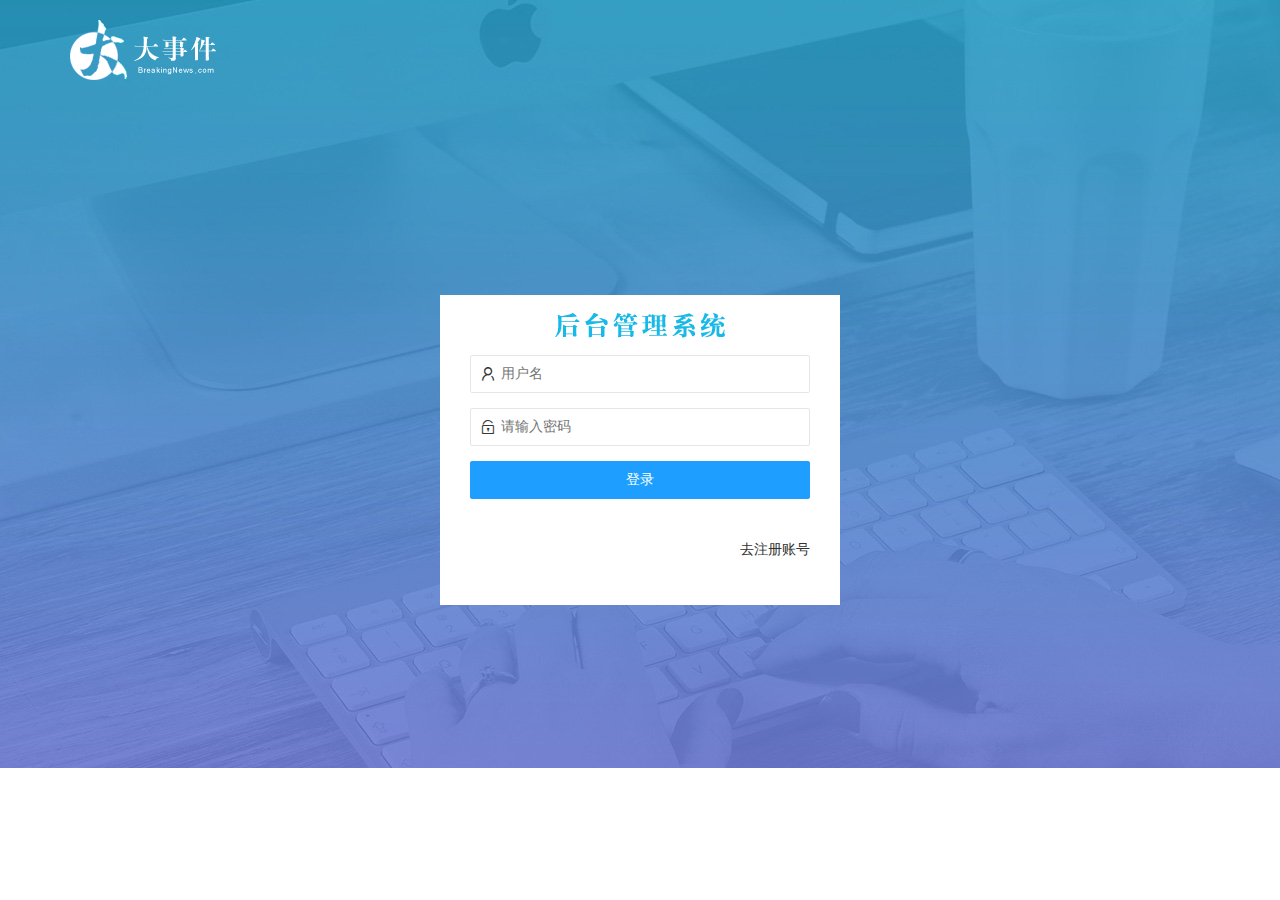
<file: login.html>
<!DOCTYPE html>
<html lang="en">

<head>
    <meta charset="UTF-8">
    <meta http-equiv="X-UA-Compatible" content="IE=edge">
    <meta name="viewport" content="width=device-width, initial-scale=1.0">
    <title>登录/注册页面</title>
    <!-- 导入layui.css样式文件 -->
    <link rel="stylesheet" href="./assets/lib/layui/css/layui.css">
    <!-- 导入自己的css样式文件 -->
    <link rel="stylesheet" href="./assets/css/login.css">
</head>

<body>
    <!-- log模块开始 -->
    <div class="log layui-main">
        <img src="./assets/images/logo.png" alt="">
    </div>
    <!-- log模块结束 -->
    <!-- 登录注册模块结构样式设置开始 -->
    <div class="LogRinegistration">
        <div class="title-box">
        </div>
        <!-- 登录页面 -->
        <div class="login_box">
            <form class="layui-form" id="login">
                <!-- 用户名 -->
                <div class="layui-form-item">
                    <i class="layui-icon layui-icon-username"></i>
                    <input type="text" name="username" required lay-verify="required" placeholder="用户名" autocomplete="off" class="layui-input">


                </div>
                <!-- 密码 -->
                <div class="layui-form-item ">
                    <i class="layui-icon layui-icon-password"></i>
                    <input type="password" name="password" required lay-verify="required|pass" placeholder="请输入密码" autocomplete="off" class="layui-input">

                </div>
                <!-- 登录按钮 -->
                <div class="layui-form-item">
                    <button class="layui-btn layui-btn-fluid layui-btn-normal" lay-submit lay-filter="formDemo">登录</button>
                </div>
            </form>
            <a href="javascript:;" id="link_reg" class="To_register">去注册账号</a>
        </div>
        <!-- 注册页面 -->
        <div class="register_box">
            <form class="layui-form" id="form_red">
                <!-- 用户名 -->
                <div class="layui-form-item">
                    <i class="layui-icon layui-icon-username"></i>
                    <input type="text" name="username" required lay-verify="required" placeholder="用户名" autocomplete="off" class="layui-input">


                </div>
                <!-- 密码 -->
                <div class="layui-form-item ">
                    <i class="layui-icon layui-icon-password"></i>
                    <input type="password" name="password" required lay-verify="required|pass|reppass" placeholder="请输入密码" autocomplete="off" class="layui-input">

                </div>
                <!-- 确认密码 -->
                <div class="layui-form-item ">
                    <i class="layui-icon layui-icon-password"></i>
                    <input type="password" name="repassword" required lay-verify="required|reppass" placeholder="请确认密码" autocomplete="off" class="layui-input">

                </div>
                <!-- 注册按钮 -->
                <div class="layui-form-item">
                    <button class="layui-btn layui-btn-fluid layui-btn-normal" lay-submit>注册</button>
                </div>
            </form>
            <a href="javascript:;" id="link_login" class="To-login">去登录</a>
        </div>

    </div>

    <!-- 登录注册模块结构样式设置结束 -->
    <!-- 引入layui.js 样式-->
    <script src="./assets/lib/layui/layui.all.js"></script>
    <!-- 引入jQ样式 -->
    <script src="./assets/lib/jquery.js"></script>
    <!-- 引入统一拼接根目录baseApi.js文件 -->
    <script src="./assets/js/baseApi.js"></script>
    <!-- 引入自己的jq样式 -->
    <script src="./assets/js/login.js"></script>
</body>

</html>
</file>
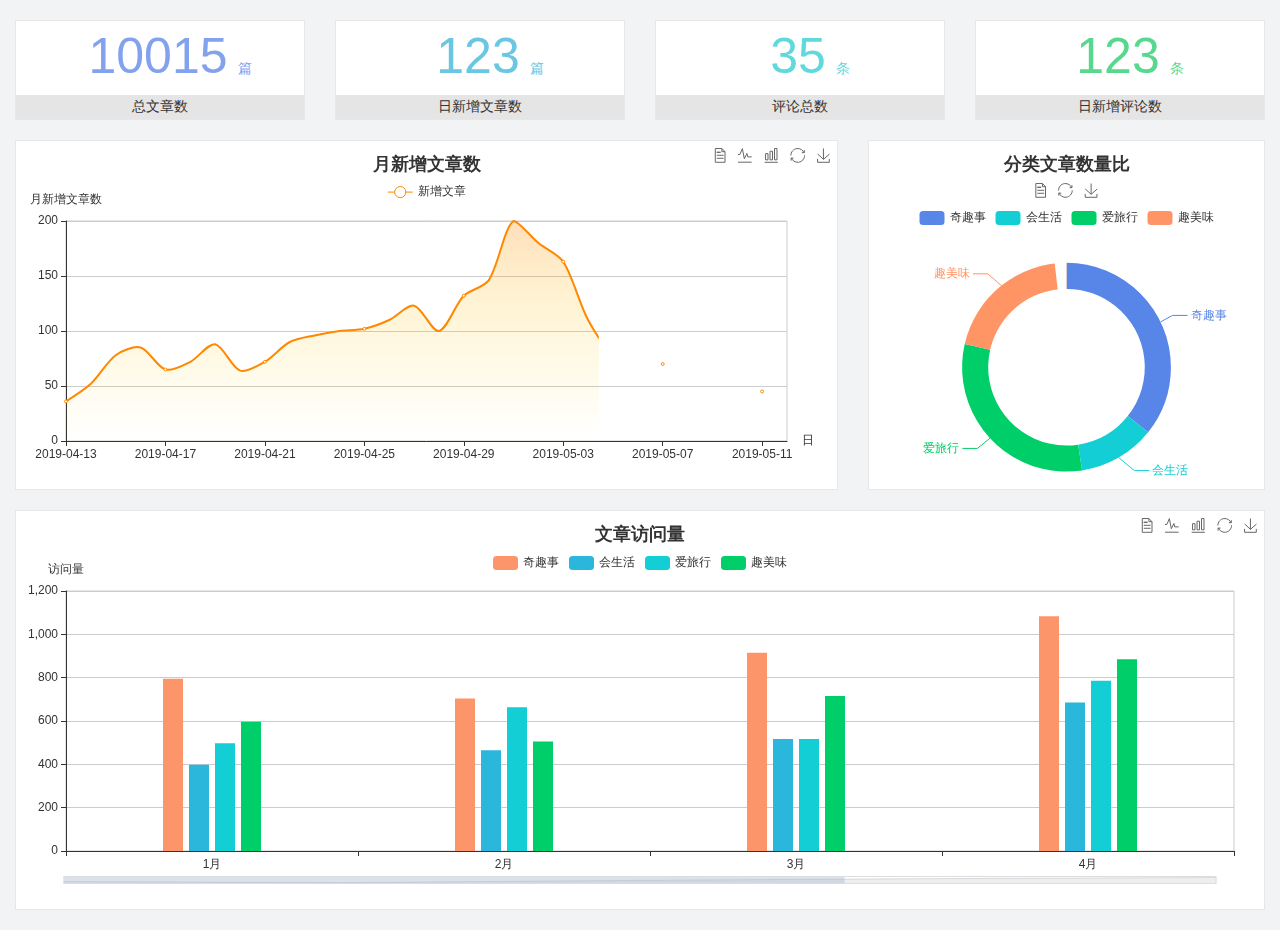
<file: home/dashboard.html>
<!DOCTYPE html>
<html lang="en">

<head>
  <meta charset="UTF-8">
  <meta name="viewport" content="width=device-width, initial-scale=1.0">
  <meta http-equiv="X-UA-Compatible" content="ie=edge">
  <title>图表统计</title>
  <link rel="stylesheet" href="../../assets/lib/bootstrap.css" />
  <link rel="stylesheet" href="../../assets/lib/main.css" />
  <script src="../../assets/lib/jquery.js"></script>
  <script type="text/javascript" src="../../assets/lib/echarts.min.js"></script>
</head>

<body>
  <div class="container-fluid">
    <div class="row spannel_list">
      <div class="col-sm-3 col-xs-6">
        <div class="spannel">
          <em>10015</em><span>篇</span>
          <b>总文章数</b>
        </div>
      </div>
      <div class="col-sm-3 col-xs-6">
        <div class="spannel scolor01">
          <em>123</em><span>篇</span>
          <b>日新增文章数</b>
        </div>
      </div>
      <div class="col-sm-3 col-xs-6">
        <div class="spannel scolor02">
          <em>35</em><span>条</span>
          <b>评论总数</b>
        </div>
      </div>
      <div class="col-sm-3 col-xs-6">
        <div class="spannel scolor03">
          <em>123</em><span>条</span>
          <b>日新增评论数</b>
        </div>
      </div>
    </div>
  </div>

  <div class="container-fluid">
    <div class="row curve-pie">
      <div class="col-lg-8 col-md-8">
        <div class="gragh_pannel" id="curve_show"></div>
      </div>
      <div class="col-lg-4 col-md-4">
        <div class="gragh_pannel" id="pie_show"></div>
      </div>
    </div>
  </div>

  <div class="container-fluid">
    <div class="column_pannel" id="column_show"></div>
  </div>

  <script>
    var oChart = echarts.init(document.getElementById('curve_show'));
    var aList_all = [
      { 'count': 36, 'date': '2019-04-13' },
      { 'count': 52, 'date': '2019-04-14' },
      { 'count': 78, 'date': '2019-04-15' },
      { 'count': 85, 'date': '2019-04-16' },
      { 'count': 65, 'date': '2019-04-17' },
      { 'count': 72, 'date': '2019-04-18' },
      { 'count': 88, 'date': '2019-04-19' },
      { 'count': 64, 'date': '2019-04-20' },
      { 'count': 72, 'date': '2019-04-21' },
      { 'count': 90, 'date': '2019-04-22' },
      { 'count': 96, 'date': '2019-04-23' },
      { 'count': 100, 'date': '2019-04-24' },
      { 'count': 102, 'date': '2019-04-25' },
      { 'count': 110, 'date': '2019-04-26' },
      { 'count': 123, 'date': '2019-04-27' },
      { 'count': 100, 'date': '2019-04-28' },
      { 'count': 132, 'date': '2019-04-29' },
      { 'count': 146, 'date': '2019-04-30' },
      { 'count': 200, 'date': '2019-05-01' },
      { 'count': 180, 'date': '2019-05-02' },
      { 'count': 163, 'date': '2019-05-03' },
      { 'count': 110, 'date': '2019-05-04' },
      { 'count': 80, 'date': '2019-05-05' },
      { 'count': 82, 'date': '2019-05-06' },
      { 'count': 70, 'date': '2019-05-07' },
      { 'count': 65, 'date': '2019-05-08' },
      { 'count': 54, 'date': '2019-05-09' },
      { 'count': 40, 'date': '2019-05-10' },
      { 'count': 45, 'date': '2019-05-11' },
      { 'count': 38, 'date': '2019-05-12' },
    ];

    let aCount = [];
    let aDate = [];

    for (var i = 0; i < aList_all.length; i++) {
      aCount.push(aList_all[i].count);
      aDate.push(aList_all[i].date);
    }

    var chartopt = {
      title: {
        text: '月新增文章数',
        left: 'center',
        top: '10'
      },
      tooltip: {
        trigger: 'axis'
      },
      legend: {
        data: ['新增文章'],
        top: '40'
      },
      toolbox: {
        show: true,
        feature: {
          mark: { show: true },
          dataView: { show: true, readOnly: false },
          magicType: { show: true, type: ['line', 'bar'] },
          restore: { show: true },
          saveAsImage: { show: true }
        }
      },
      calculable: true,
      xAxis: [
        {
          name: '日',
          type: 'category',
          boundaryGap: false,
          data: aDate
        }
      ],
      yAxis: [
        {
          name: '月新增文章数',
          type: 'value'
        }
      ],
      series: [
        {
          name: '新增文章',
          type: 'line',
          smooth: true,
          itemStyle: { normal: { areaStyle: { type: 'default' }, color: '#f80' }, lineStyle: { color: '#f80' } },
          data: aCount
        }],
      areaStyle: {
        normal: {
          color: new echarts.graphic.LinearGradient(0, 0, 0, 1, [{
            offset: 0,
            color: 'rgba(255,136,0,0.39)'
          }, {
            offset: .34,
            color: 'rgba(255,180,0,0.25)'
          }, {
            offset: 1,
            color: 'rgba(255,222,0,0.00)'
          }])

        }
      },
      grid: {
        show: true,
        x: 50,
        x2: 50,
        y: 80,
        height: 220
      }
    };

    oChart.setOption(chartopt);


    var oPie = echarts.init(document.getElementById('pie_show'));
    var oPieopt =
    {
      title: {
        top: 10,
        text: '分类文章数量比',
        x: 'center'
      },
      tooltip: {
        trigger: 'item',
        formatter: "{a} <br/>{b} : {c} ({d}%)"
      },
      color: ['#5885e8', '#13cfd5', '#00ce68', '#ff9565'],
      legend: {
        x: 'center',
        top: 65,
        data: ['奇趣事', '会生活', '爱旅行', '趣美味']
      },
      toolbox: {
        show: true,
        x: 'center',
        top: 35,
        feature: {
          mark: { show: true },
          dataView: { show: true, readOnly: false },
          magicType: {
            show: true,
            type: ['pie', 'funnel'],
            option: {
              funnel: {
                x: '25%',
                width: '50%',
                funnelAlign: 'left',
                max: 1548
              }
            }
          },
          restore: { show: true },
          saveAsImage: { show: true }
        }
      },
      calculable: true,
      series: [
        {
          name: '访问来源',
          type: 'pie',
          radius: ['45%', '60%'],
          center: ['50%', '65%'],
          data: [
            { value: 300, name: '奇趣事' },
            { value: 100, name: '会生活' },
            { value: 260, name: '爱旅行' },
            { value: 180, name: '趣美味' }
          ]
        }
      ]
    };
    oPie.setOption(oPieopt);



    var oColumn = this.echarts.init(document.getElementById('column_show'));
    var oColumnopt =
    {
      title: {
        text: '文章访问量',
        left: 'center',
        top: '10'
      },
      tooltip: {
        trigger: 'axis'
      },
      legend: {
        data: ['奇趣事', '会生活', '爱旅行', '趣美味'],
        top: '40'
      },
      toolbox: {
        show: true,
        feature: {
          mark: { show: true },
          dataView: { show: true, readOnly: false },
          magicType: { show: true, type: ['line', 'bar'] },
          restore: { show: true },
          saveAsImage: { show: true }
        }
      },
      calculable: true,
      xAxis: [
        {
          type: 'category',
          data: ['1月', '2月', '3月', '4月', '5月']
        }
      ],
      yAxis: [
        {
          name: '访问量',
          type: 'value'
        }
      ],
      series: [
        {
          name: '奇趣事',
          type: 'bar',
          barWidth: 20,
          itemStyle: {
            normal: { areaStyle: { type: 'default' }, color: '#fd956a' }
          },
          data: [800, 708, 920, 1090, 1200]
        },
        {
          name: '会生活',
          type: 'bar',
          barWidth: 20,
          itemStyle: {
            normal: { areaStyle: { type: 'default' }, color: '#2bb6db' }
          },
          data: [400, 468, 520, 690, 800]
        },
        {
          name: '爱旅行',
          type: 'bar',
          barWidth: 20,
          itemStyle: {
            normal: { areaStyle: { type: 'default' }, color: '#13cfd5' }
          },
          data: [500, 668, 520, 790, 900]
        },
        {
          name: '趣美味',
          type: 'bar',
          barWidth: 20,
          itemStyle: {
            normal: { areaStyle: { type: 'default' }, color: '#00ce68' }
          },
          data: [600, 508, 720, 890, 1000]
        }
      ],
      grid: {
        show: true,
        x: 50,
        x2: 30,
        y: 80,
        height: 260
      },
      dataZoom: [//给x轴设置滚动条
        {
          start: 0,//默认为0
          end: 100 - 1000 / 31,//默认为100
          type: 'slider',
          show: true,
          xAxisIndex: [0],
          handleSize: 0,//滑动条的 左右2个滑动条的大小
          height: 8,//组件高度
          left: 45, //左边的距离
          right: 50,//右边的距离
          bottom: 26,//右边的距离
          handleColor: '#ddd',//h滑动图标的颜色
          handleStyle: {
            borderColor: "#cacaca",
            borderWidth: "1",
            shadowBlur: 2,
            background: "#ddd",
            shadowColor: "#ddd",
          }
        }]
    };
    oColumn.setOption(oColumnopt);
  </script>
</body>

</html>
</file>
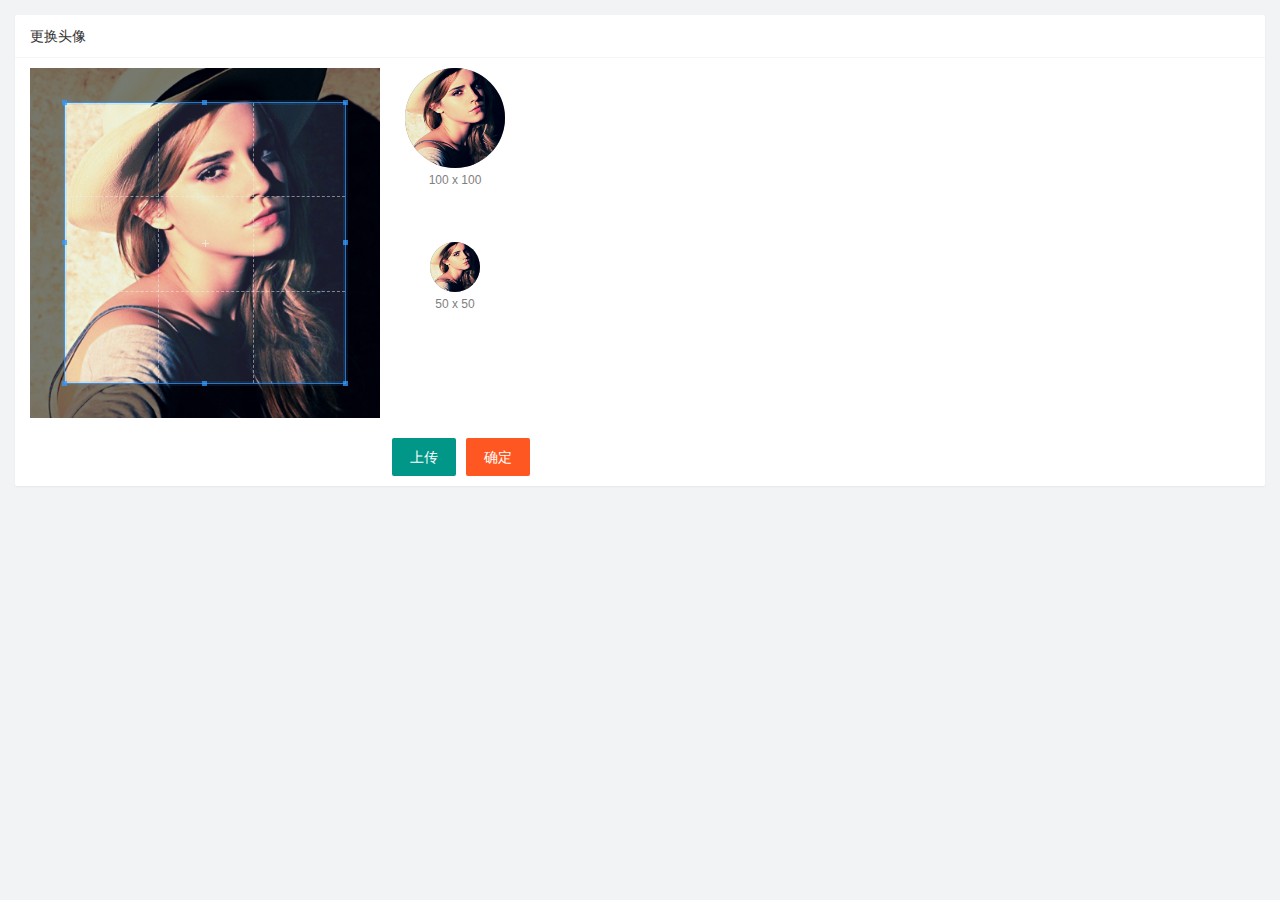
<file: usres/users_avatar.html>
<!DOCTYPE html>
<html lang="en">

<head>
    <meta charset="UTF-8">
    <meta http-equiv="X-UA-Compatible" content="IE=edge">
    <meta name="viewport" content="width=device-width, initial-scale=1.0">
    <title>Document</title>
    <!-- 引入crotpper图像裁剪样式 -->
    <link rel="stylesheet" href="/assets/lib/cropper/cropper.css" />
    <!-- 引入layui css样式 -->
    <link rel="stylesheet" href="../assets/lib/layui/css/layui.css">
    <!-- 引入自己的css样式 -->
    <link rel="stylesheet" href="../assets/css/users/users_avatar.css">
</head>

<body>
    <!-- 更换头像主体区域 -->
    <div class="layui-card">
        <div class="layui-card-header">更换头像</div>
        <div class="layui-card-body">
            <!-- 第一行的图片裁剪和预览区域 -->
            <div class="row1">
                <!-- 图片裁剪区域 -->
                <div class="cropper-box">
                    <!-- 这个 img 标签很重要，将来会把它初始化为裁剪区域 -->
                    <img id="image" src="/assets/images/sample.jpg" /> </div>
                <!-- 图片的预览区域 -->
                <div class="preview-box">
                    <div>
                        <!-- 宽高为 100px 的预览区域 -->
                        <div class="img-preview w100"></div>
                        <p class="size">100 x 100</p>
                    </div>
                    <div>
                        <!-- 宽高为 50px 的预览区域 -->
                        <div class="img-preview w50"></div>
                        <p class="size">50 x 50</p>
                    </div>
                </div>
            </div>
            <!-- 第二行的按钮区域 -->
            <!-- 第二行的按钮区域 -->
            <div class="row2">

                <input type="file" name="" id="file" accept="image/png,image/jpeg">

                <button type="button" class="layui-btn" id="UploadPictures">上传</button>
                <button type="button" class="layui-btn layui-btn-danger" id="btnUpload">确定</button>
            </div>
        </div>
    </div>
    <script src="/assets/lib/jquery.js"></script>
    <script src="/assets/lib/cropper/Cropper.js"></script>
    <script src="/assets/lib/cropper/jquery-cropper.js"></script>
    <!-- 导入layui的js文件 -->
    <script src="../assets/lib/layui/layui.all.js"></script>
    <!-- 导入baseApi.js -->
    <script src="../assets/js/baseApi.js"></script>
    <!--导入自己的js文件 -->
    <script src="../assets/js/users/users_avatar.js"></script>
</body>

</html>
</file>
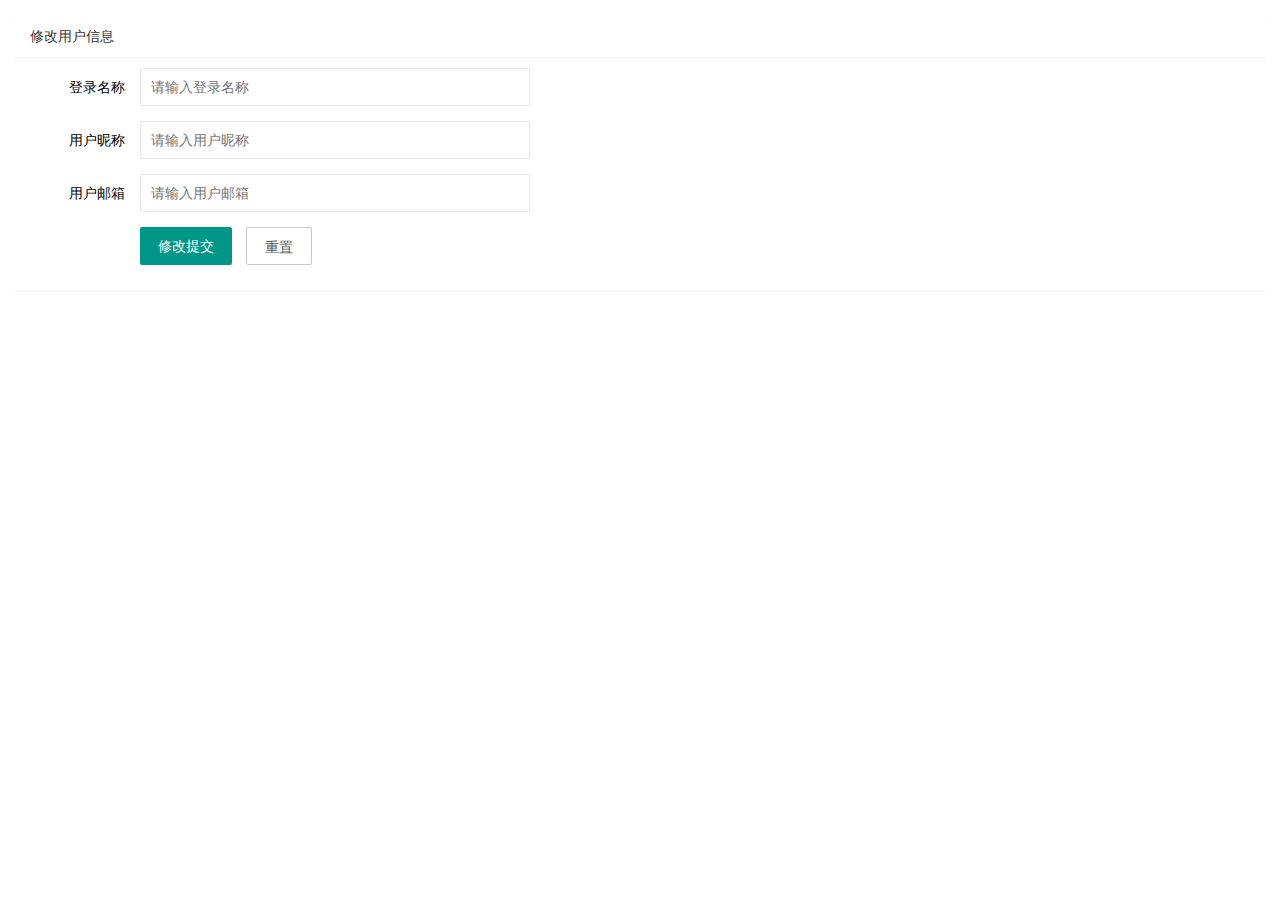
<file: usres/users_info.html>
<!DOCTYPE html>
<html lang="en">

<head>
    <meta charset="UTF-8">
    <meta http-equiv="X-UA-Compatible" content="IE=edge">
    <meta name="viewport" content="width=device-width, initial-scale=1.0">
    <title>Document</title>
    <!-- 导入layui样式 -->
    <link rel="stylesheet" href="../assets/lib/layui/css/layui.css">
    <!-- 导入自己的样式 -->
    <link rel="stylesheet" href="../assets/css/users/users_info.css">
</head>

<body>
    <div class="layui-card">
        <div class="layui-card-header">修改用户信息</div>
        <div class="layui-card-body">
            <!-- 用户信息 -->
            <form class="layui-form" lay-filter="formUserInfo">
                <!-- 这是隐藏域为了得到id值 -->
                <input type="hidden" name="id" value="" />
                <div class="layui-form-item">
                    <label class="layui-form-label">登录名称</label>
                    <div class="layui-input-block">
                        <input type="text" name="username" required lay-verify="required" placeholder="请输入登录名称" autocomplete="off" class="layui-input" readonly>
                    </div>
                </div>
                <div class="layui-form-item">
                    <label class="layui-form-label">用户昵称</label>
                    <div class="layui-input-block">
                        <input type="text" name="nickname" required lay-verify="required|nickname" placeholder="请输入用户昵称" autocomplete="off" class="layui-input" />
                    </div>
                </div>
                <div class="layui-form-item">
                    <label class="layui-form-label">用户邮箱</label>
                    <div class="layui-input-block">
                        <input type="text" name="email" required lay-verify="required|email" placeholder="请输入用户邮箱" autocomplete="off" class="layui-input">
                    </div>
                </div>
                <!-- 提交重置按钮 -->
                <div class="layui-form-item">
                    <div class="layui-input-block">
                        <button class="layui-btn" lay-submit lay-filter="formDemo">修改提交</button>
                        <button type="reset" class="layui-btn layui-btn-primary" id="btnReset">重置</button>
                    </div>
                </div>
            </form>
        </div>
    </div>
    <!-- 引入layui.js -->
    <script src="../assets/lib/layui/layui.all.js"></script>
    <!-- 引入jq.js -->
    <script src="../assets/lib/jquery.js"></script>
    <!--引入baseApi.js调用接口默认调用属性 -->
    <script src="../assets/js/baseApi.js"></script>
    <!-- 引入自己的样式 -->
    <script src="../assets/js/users/users_info.js"></script>
</body>

</html>
</file>
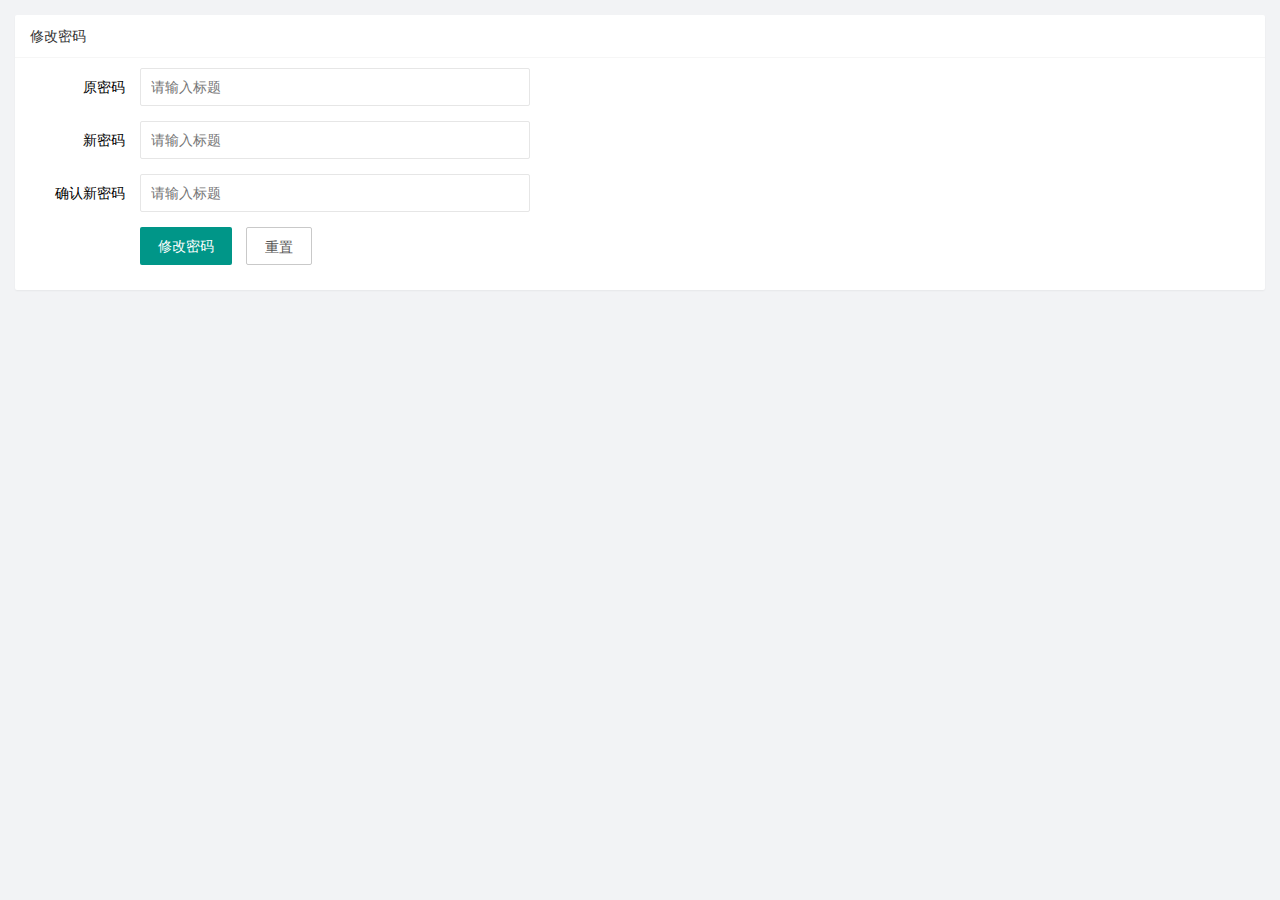
<file: usres/users_pwd.html>
<!DOCTYPE html>
<html lang="en">

<head>
    <meta charset="UTF-8">
    <meta http-equiv="X-UA-Compatible" content="IE=edge">
    <meta name="viewport" content="width=device-width, initial-scale=1.0">
    <title>Document</title>
    <!-- 引入layui样式 -->
    <link rel="stylesheet" href="../assets/lib/layui/css/layui.css">
    <!-- 引入自身样式 -->
    <link rel="stylesheet" href="../assets/css/users/users_pwd.css">
</head>

<body>
    <div class="layui-card">
        <div class="layui-card-header">修改密码</div>
        <div class="layui-card-body">
            <!-- 密码更改输入框 -->
            <form class="layui-form">
                <!-- 原密码 -->
                <div class="layui-form-item">
                    <label class="layui-form-label">原密码</label>
                    <div class="layui-input-block">
                        <input type="password" name="oldPwd" required lay-verify="required|pass" placeholder="请输入标题" autocomplete="off" class="layui-input">
                    </div>
                </div>
                <!-- 新密码 -->
                <div class="layui-form-item">
                    <label class="layui-form-label">新密码</label>
                    <div class="layui-input-block">
                        <input type="password" name="newPwd" required lay-verify="required|pass|newPwd" placeholder="请输入标题" autocomplete="off" class="layui-input">
                    </div>
                </div>
                <!-- 确认更改密码 -->
                <div class="layui-form-item">
                    <label class="layui-form-label">确认新密码</label>
                    <div class="layui-input-block">
                        <input type="password" name="rePwd" required lay-verify="required|pass|rePwd" placeholder="请输入标题" autocomplete="off" class="layui-input">
                    </div>
                </div>
                <!-- 修改密码，重置按钮 -->
                <div class="layui-form-item">
                    <div class="layui-input-block">
                        <button class="layui-btn" lay-submit lay-filter="formDemo">修改密码</button>
                        <button type="reset" class="layui-btn layui-btn-primary">重置</button>
                    </div>
                </div>
            </form>
        </div>
    </div>
    <!-- 引入layui.js -->
    <script src="../assets/lib/layui/layui.all.js"></script>
    <!-- 引入jq -->
    <script src="../assets/lib/jquery.js"></script>
    <!-- 引入baseApi.js -->
    <script src="../assets/js/baseApi.js"></script>
    <!-- 引入自己的users_pwd.js -->
    <script src="../assets/js/users/users_pwd.js"></script>
</body>

</html>
</file>
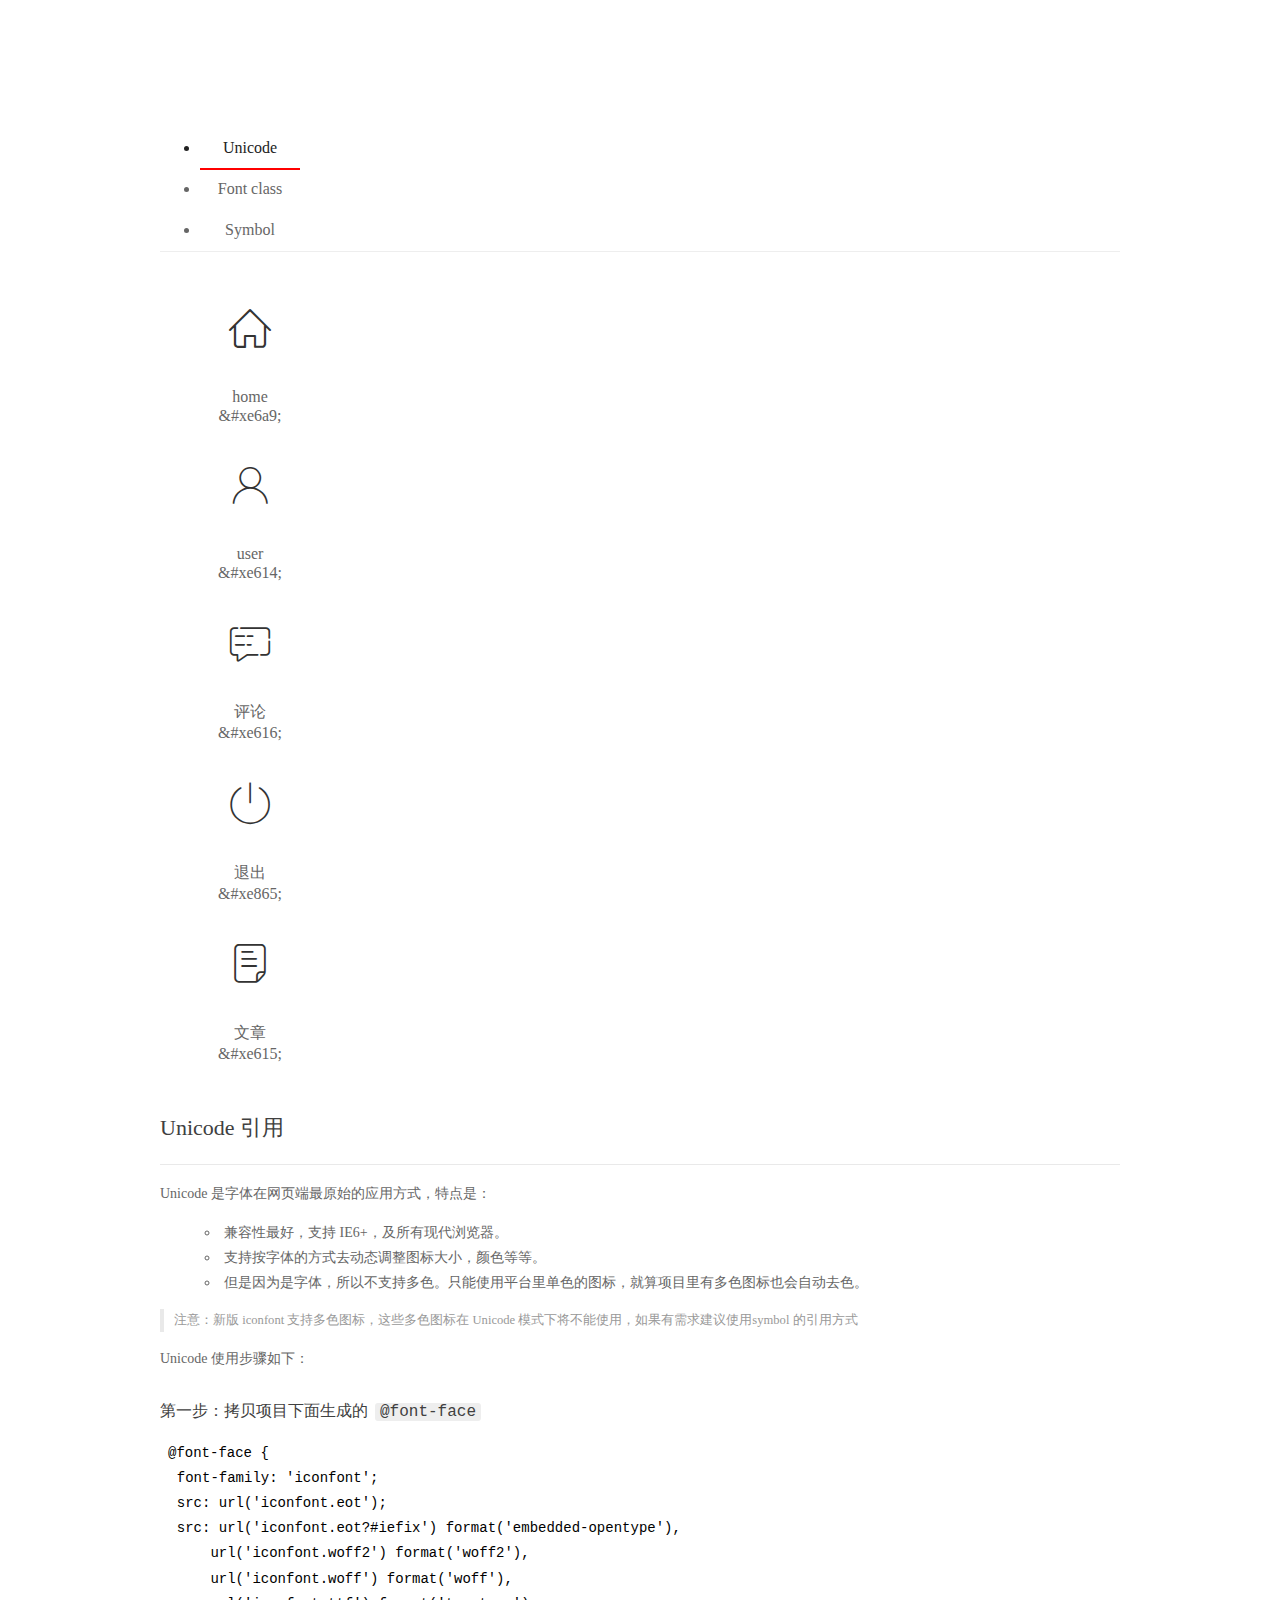
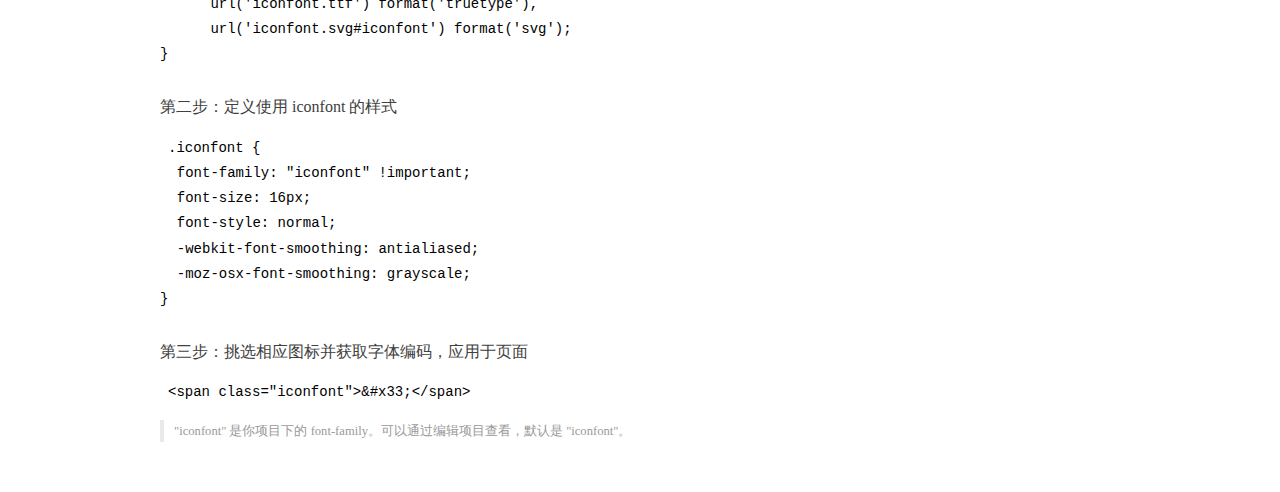
<file: assets/fonts/demo_index.html>
<!DOCTYPE html>
<html>
<head>
  <meta charset="utf-8"/>
  <title>IconFont Demo</title>
  <link rel="shortcut icon" href="https://gtms04.alicdn.com/tps/i4/TB1_oz6GVXXXXaFXpXXJDFnIXXX-64-64.ico" type="image/x-icon"/>
  <link rel="stylesheet" href="https://g.alicdn.com/thx/cube/1.3.2/cube.min.css">
  <link rel="stylesheet" href="demo.css">
  <link rel="stylesheet" href="iconfont.css">
  <script src="iconfont.js"></script>
  <!-- jQuery -->
  <script src="https://a1.alicdn.com/oss/uploads/2018/12/26/7bfddb60-08e8-11e9-9b04-53e73bb6408b.js"></script>
  <!-- 代码高亮 -->
  <script src="https://a1.alicdn.com/oss/uploads/2018/12/26/a3f714d0-08e6-11e9-8a15-ebf944d7534c.js"></script>
</head>
<body>
  <div class="main">
    <h1 class="logo"><a href="https://www.iconfont.cn/" title="iconfont 首页" target="_blank">&#xe86b;</a></h1>
    <div class="nav-tabs">
      <ul id="tabs" class="dib-box">
        <li class="dib active"><span>Unicode</span></li>
        <li class="dib"><span>Font class</span></li>
        <li class="dib"><span>Symbol</span></li>
      </ul>
      
    </div>
    <div class="tab-container">
      <div class="content unicode" style="display: block;">
          <ul class="icon_lists dib-box">
          
            <li class="dib">
              <span class="icon iconfont">&#xe6a9;</span>
                <div class="name">home</div>
                <div class="code-name">&amp;#xe6a9;</div>
              </li>
          
            <li class="dib">
              <span class="icon iconfont">&#xe614;</span>
                <div class="name">user</div>
                <div class="code-name">&amp;#xe614;</div>
              </li>
          
            <li class="dib">
              <span class="icon iconfont">&#xe616;</span>
                <div class="name">评论</div>
                <div class="code-name">&amp;#xe616;</div>
              </li>
          
            <li class="dib">
              <span class="icon iconfont">&#xe865;</span>
                <div class="name">退出</div>
                <div class="code-name">&amp;#xe865;</div>
              </li>
          
            <li class="dib">
              <span class="icon iconfont">&#xe615;</span>
                <div class="name">文章</div>
                <div class="code-name">&amp;#xe615;</div>
              </li>
          
          </ul>
          <div class="article markdown">
          <h2 id="unicode-">Unicode 引用</h2>
          <hr>

          <p>Unicode 是字体在网页端最原始的应用方式，特点是：</p>
          <ul>
            <li>兼容性最好，支持 IE6+，及所有现代浏览器。</li>
            <li>支持按字体的方式去动态调整图标大小，颜色等等。</li>
            <li>但是因为是字体，所以不支持多色。只能使用平台里单色的图标，就算项目里有多色图标也会自动去色。</li>
          </ul>
          <blockquote>
            <p>注意：新版 iconfont 支持多色图标，这些多色图标在 Unicode 模式下将不能使用，如果有需求建议使用symbol 的引用方式</p>
          </blockquote>
          <p>Unicode 使用步骤如下：</p>
          <h3 id="-font-face">第一步：拷贝项目下面生成的 <code>@font-face</code></h3>
<pre><code class="language-css"
>@font-face {
  font-family: 'iconfont';
  src: url('iconfont.eot');
  src: url('iconfont.eot?#iefix') format('embedded-opentype'),
      url('iconfont.woff2') format('woff2'),
      url('iconfont.woff') format('woff'),
      url('iconfont.ttf') format('truetype'),
      url('iconfont.svg#iconfont') format('svg');
}
</code></pre>
          <h3 id="-iconfont-">第二步：定义使用 iconfont 的样式</h3>
<pre><code class="language-css"
>.iconfont {
  font-family: "iconfont" !important;
  font-size: 16px;
  font-style: normal;
  -webkit-font-smoothing: antialiased;
  -moz-osx-font-smoothing: grayscale;
}
</code></pre>
          <h3 id="-">第三步：挑选相应图标并获取字体编码，应用于页面</h3>
<pre>
<code class="language-html"
>&lt;span class="iconfont"&gt;&amp;#x33;&lt;/span&gt;
</code></pre>
          <blockquote>
            <p>"iconfont" 是你项目下的 font-family。可以通过编辑项目查看，默认是 "iconfont"。</p>
          </blockquote>
          </div>
      </div>
      <div class="content font-class">
        <ul class="icon_lists dib-box">
          
          <li class="dib">
            <span class="icon iconfont icon-home"></span>
            <div class="name">
              home
            </div>
            <div class="code-name">.icon-home
            </div>
          </li>
          
          <li class="dib">
            <span class="icon iconfont icon-user"></span>
            <div class="name">
              user
            </div>
            <div class="code-name">.icon-user
            </div>
          </li>
          
          <li class="dib">
            <span class="icon iconfont icon-pinglun"></span>
            <div class="name">
              评论
            </div>
            <div class="code-name">.icon-pinglun
            </div>
          </li>
          
          <li class="dib">
            <span class="icon iconfont icon-tuichu"></span>
            <div class="name">
              退出
            </div>
            <div class="code-name">.icon-tuichu
            </div>
          </li>
          
          <li class="dib">
            <span class="icon iconfont icon-16"></span>
            <div class="name">
              文章
            </div>
            <div class="code-name">.icon-16
            </div>
          </li>
          
        </ul>
        <div class="article markdown">
        <h2 id="font-class-">font-class 引用</h2>
        <hr>

        <p>font-class 是 Unicode 使用方式的一种变种，主要是解决 Unicode 书写不直观，语意不明确的问题。</p>
        <p>与 Unicode 使用方式相比，具有如下特点：</p>
        <ul>
          <li>兼容性良好，支持 IE8+，及所有现代浏览器。</li>
          <li>相比于 Unicode 语意明确，书写更直观。可以很容易分辨这个 icon 是什么。</li>
          <li>因为使用 class 来定义图标，所以当要替换图标时，只需要修改 class 里面的 Unicode 引用。</li>
          <li>不过因为本质上还是使用的字体，所以多色图标还是不支持的。</li>
        </ul>
        <p>使用步骤如下：</p>
        <h3 id="-fontclass-">第一步：引入项目下面生成的 fontclass 代码：</h3>
<pre><code class="language-html">&lt;link rel="stylesheet" href="./iconfont.css"&gt;
</code></pre>
        <h3 id="-">第二步：挑选相应图标并获取类名，应用于页面：</h3>
<pre><code class="language-html">&lt;span class="iconfont icon-xxx"&gt;&lt;/span&gt;
</code></pre>
        <blockquote>
          <p>"
            iconfont" 是你项目下的 font-family。可以通过编辑项目查看，默认是 "iconfont"。</p>
        </blockquote>
      </div>
      </div>
      <div class="content symbol">
          <ul class="icon_lists dib-box">
          
            <li class="dib">
                <svg class="icon svg-icon" aria-hidden="true">
                  <use xlink:href="#icon-home"></use>
                </svg>
                <div class="name">home</div>
                <div class="code-name">#icon-home</div>
            </li>
          
            <li class="dib">
                <svg class="icon svg-icon" aria-hidden="true">
                  <use xlink:href="#icon-user"></use>
                </svg>
                <div class="name">user</div>
                <div class="code-name">#icon-user</div>
            </li>
          
            <li class="dib">
                <svg class="icon svg-icon" aria-hidden="true">
                  <use xlink:href="#icon-pinglun"></use>
                </svg>
                <div class="name">评论</div>
                <div class="code-name">#icon-pinglun</div>
            </li>
          
            <li class="dib">
                <svg class="icon svg-icon" aria-hidden="true">
                  <use xlink:href="#icon-tuichu"></use>
                </svg>
                <div class="name">退出</div>
                <div class="code-name">#icon-tuichu</div>
            </li>
          
            <li class="dib">
                <svg class="icon svg-icon" aria-hidden="true">
                  <use xlink:href="#icon-16"></use>
                </svg>
                <div class="name">文章</div>
                <div class="code-name">#icon-16</div>
            </li>
          
          </ul>
          <div class="article markdown">
          <h2 id="symbol-">Symbol 引用</h2>
          <hr>

          <p>这是一种全新的使用方式，应该说这才是未来的主流，也是平台目前推荐的用法。相关介绍可以参考这篇<a href="">文章</a>
            这种用法其实是做了一个 SVG 的集合，与另外两种相比具有如下特点：</p>
          <ul>
            <li>支持多色图标了，不再受单色限制。</li>
            <li>通过一些技巧，支持像字体那样，通过 <code>font-size</code>, <code>color</code> 来调整样式。</li>
            <li>兼容性较差，支持 IE9+，及现代浏览器。</li>
            <li>浏览器渲染 SVG 的性能一般，还不如 png。</li>
          </ul>
          <p>使用步骤如下：</p>
          <h3 id="-symbol-">第一步：引入项目下面生成的 symbol 代码：</h3>
<pre><code class="language-html">&lt;script src="./iconfont.js"&gt;&lt;/script&gt;
</code></pre>
          <h3 id="-css-">第二步：加入通用 CSS 代码（引入一次就行）：</h3>
<pre><code class="language-html">&lt;style&gt;
.icon {
  width: 1em;
  height: 1em;
  vertical-align: -0.15em;
  fill: currentColor;
  overflow: hidden;
}
&lt;/style&gt;
</code></pre>
          <h3 id="-">第三步：挑选相应图标并获取类名，应用于页面：</h3>
<pre><code class="language-html">&lt;svg class="icon" aria-hidden="true"&gt;
  &lt;use xlink:href="#icon-xxx"&gt;&lt;/use&gt;
&lt;/svg&gt;
</code></pre>
          </div>
      </div>

    </div>
  </div>
  <script>
  $(document).ready(function () {
      $('.tab-container .content:first').show()

      $('#tabs li').click(function (e) {
        var tabContent = $('.tab-container .content')
        var index = $(this).index()

        if ($(this).hasClass('active')) {
          return
        } else {
          $('#tabs li').removeClass('active')
          $(this).addClass('active')

          tabContent.hide().eq(index).fadeIn()
        }
      })
    })
  </script>
</body>
</html>
</file>
<file: assets/lib/layui/css/layui.css>
/** layui-v2.5.5 MIT License By https://www.layui.com */
 .layui-inline,img{display:inline-block;vertical-align:middle}h1,h2,h3,h4,h5,h6{font-weight:400}.layui-edge,.layui-header,.layui-inline,.layui-main{position:relative}.layui-body,.layui-edge,.layui-elip{overflow:hidden}.layui-btn,.layui-edge,.layui-inline,img{vertical-align:middle}.layui-btn,.layui-disabled,.layui-icon,.layui-unselect{-moz-user-select:none;-webkit-user-select:none;-ms-user-select:none}.layui-elip,.layui-form-checkbox span,.layui-form-pane .layui-form-label{text-overflow:ellipsis;white-space:nowrap}.layui-breadcrumb,.layui-tree-btnGroup{visibility:hidden}blockquote,body,button,dd,div,dl,dt,form,h1,h2,h3,h4,h5,h6,input,li,ol,p,pre,td,textarea,th,ul{margin:0;padding:0;-webkit-tap-highlight-color:rgba(0,0,0,0)}a:active,a:hover{outline:0}img{border:none}li{list-style:none}table{border-collapse:collapse;border-spacing:0}h4,h5,h6{font-size:100%}button,input,optgroup,option,select,textarea{font-family:inherit;font-size:inherit;font-style:inherit;font-weight:inherit;outline:0}pre{white-space:pre-wrap;white-space:-moz-pre-wrap;white-space:-pre-wrap;white-space:-o-pre-wrap;word-wrap:break-word}body{line-height:24px;font:14px Helvetica Neue,Helvetica,PingFang SC,Tahoma,Arial,sans-serif}hr{height:1px;margin:10px 0;border:0;clear:both}a{color:#333;text-decoration:none}a:hover{color:#777}a cite{font-style:normal;*cursor:pointer}.layui-border-box,.layui-border-box *{box-sizing:border-box}.layui-box,.layui-box *{box-sizing:content-box}.layui-clear{clear:both;*zoom:1}.layui-clear:after{content:'\20';clear:both;*zoom:1;display:block;height:0}.layui-inline{*display:inline;*zoom:1}.layui-edge{display:inline-block;width:0;height:0;border-width:6px;border-style:dashed;border-color:transparent}.layui-edge-top{top:-4px;border-bottom-color:#999;border-bottom-style:solid}.layui-edge-right{border-left-color:#999;border-left-style:solid}.layui-edge-bottom{top:2px;border-top-color:#999;border-top-style:solid}.layui-edge-left{border-right-color:#999;border-right-style:solid}.layui-disabled,.layui-disabled:hover{color:#d2d2d2!important;cursor:not-allowed!important}.layui-circle{border-radius:100%}.layui-show{display:block!important}.layui-hide{display:none!important}@font-face{font-family:layui-icon;src:url(../font/iconfont.eot?v=250);src:url(../font/iconfont.eot?v=250#iefix) format('embedded-opentype'),url(../font/iconfont.woff2?v=250) format('woff2'),url(../font/iconfont.woff?v=250) format('woff'),url(../font/iconfont.ttf?v=250) format('truetype'),url(../font/iconfont.svg?v=250#layui-icon) format('svg')}.layui-icon{font-family:layui-icon!important;font-size:16px;font-style:normal;-webkit-font-smoothing:antialiased;-moz-osx-font-smoothing:grayscale}.layui-icon-reply-fill:before{content:"\e611"}.layui-icon-set-fill:before{content:"\e614"}.layui-icon-menu-fill:before{content:"\e60f"}.layui-icon-search:before{content:"\e615"}.layui-icon-share:before{content:"\e641"}.layui-icon-set-sm:before{content:"\e620"}.layui-icon-engine:before{content:"\e628"}.layui-icon-close:before{content:"\1006"}.layui-icon-close-fill:before{content:"\1007"}.layui-icon-chart-screen:before{content:"\e629"}.layui-icon-star:before{content:"\e600"}.layui-icon-circle-dot:before{content:"\e617"}.layui-icon-chat:before{content:"\e606"}.layui-icon-release:before{content:"\e609"}.layui-icon-list:before{content:"\e60a"}.layui-icon-chart:before{content:"\e62c"}.layui-icon-ok-circle:before{content:"\1005"}.layui-icon-layim-theme:before{content:"\e61b"}.layui-icon-table:before{content:"\e62d"}.layui-icon-right:before{content:"\e602"}.layui-icon-left:before{content:"\e603"}.layui-icon-cart-simple:before{content:"\e698"}.layui-icon-face-cry:before{content:"\e69c"}.layui-icon-face-smile:before{content:"\e6af"}.layui-icon-survey:before{content:"\e6b2"}.layui-icon-tree:before{content:"\e62e"}.layui-icon-upload-circle:before{content:"\e62f"}.layui-icon-add-circle:before{content:"\e61f"}.layui-icon-download-circle:before{content:"\e601"}.layui-icon-templeate-1:before{content:"\e630"}.layui-icon-util:before{content:"\e631"}.layui-icon-face-surprised:before{content:"\e664"}.layui-icon-edit:before{content:"\e642"}.layui-icon-speaker:before{content:"\e645"}.layui-icon-down:before{content:"\e61a"}.layui-icon-file:before{content:"\e621"}.layui-icon-layouts:before{content:"\e632"}.layui-icon-rate-half:before{content:"\e6c9"}.layui-icon-add-circle-fine:before{content:"\e608"}.layui-icon-prev-circle:before{content:"\e633"}.layui-icon-read:before{content:"\e705"}.layui-icon-404:before{content:"\e61c"}.layui-icon-carousel:before{content:"\e634"}.layui-icon-help:before{content:"\e607"}.layui-icon-code-circle:before{content:"\e635"}.layui-icon-water:before{content:"\e636"}.layui-icon-username:before{content:"\e66f"}.layui-icon-find-fill:before{content:"\e670"}.layui-icon-about:before{content:"\e60b"}.layui-icon-location:before{content:"\e715"}.layui-icon-up:before{content:"\e619"}.layui-icon-pause:before{content:"\e651"}.layui-icon-date:before{content:"\e637"}.layui-icon-layim-uploadfile:before{content:"\e61d"}.layui-icon-delete:before{content:"\e640"}.layui-icon-play:before{content:"\e652"}.layui-icon-top:before{content:"\e604"}.layui-icon-friends:before{content:"\e612"}.layui-icon-refresh-3:before{content:"\e9aa"}.layui-icon-ok:before{content:"\e605"}.layui-icon-layer:before{content:"\e638"}.layui-icon-face-smile-fine:before{content:"\e60c"}.layui-icon-dollar:before{content:"\e659"}.layui-icon-group:before{content:"\e613"}.layui-icon-layim-download:before{content:"\e61e"}.layui-icon-picture-fine:before{content:"\e60d"}.layui-icon-link:before{content:"\e64c"}.layui-icon-diamond:before{content:"\e735"}.layui-icon-log:before{content:"\e60e"}.layui-icon-rate-solid:before{content:"\e67a"}.layui-icon-fonts-del:before{content:"\e64f"}.layui-icon-unlink:before{content:"\e64d"}.layui-icon-fonts-clear:before{content:"\e639"}.layui-icon-triangle-r:before{content:"\e623"}.layui-icon-circle:before{content:"\e63f"}.layui-icon-radio:before{content:"\e643"}.layui-icon-align-center:before{content:"\e647"}.layui-icon-align-right:before{content:"\e648"}.layui-icon-align-left:before{content:"\e649"}.layui-icon-loading-1:before{content:"\e63e"}.layui-icon-return:before{content:"\e65c"}.layui-icon-fonts-strong:before{content:"\e62b"}.layui-icon-upload:before{content:"\e67c"}.layui-icon-dialogue:before{content:"\e63a"}.layui-icon-video:before{content:"\e6ed"}.layui-icon-headset:before{content:"\e6fc"}.layui-icon-cellphone-fine:before{content:"\e63b"}.layui-icon-add-1:before{content:"\e654"}.layui-icon-face-smile-b:before{content:"\e650"}.layui-icon-fonts-html:before{content:"\e64b"}.layui-icon-form:before{content:"\e63c"}.layui-icon-cart:before{content:"\e657"}.layui-icon-camera-fill:before{content:"\e65d"}.layui-icon-tabs:before{content:"\e62a"}.layui-icon-fonts-code:before{content:"\e64e"}.layui-icon-fire:before{content:"\e756"}.layui-icon-set:before{content:"\e716"}.layui-icon-fonts-u:before{content:"\e646"}.layui-icon-triangle-d:before{content:"\e625"}.layui-icon-tips:before{content:"\e702"}.layui-icon-picture:before{content:"\e64a"}.layui-icon-more-vertical:before{content:"\e671"}.layui-icon-flag:before{content:"\e66c"}.layui-icon-loading:before{content:"\e63d"}.layui-icon-fonts-i:before{content:"\e644"}.layui-icon-refresh-1:before{content:"\e666"}.layui-icon-rmb:before{content:"\e65e"}.layui-icon-home:before{content:"\e68e"}.layui-icon-user:before{content:"\e770"}.layui-icon-notice:before{content:"\e667"}.layui-icon-login-weibo:before{content:"\e675"}.layui-icon-voice:before{content:"\e688"}.layui-icon-upload-drag:before{content:"\e681"}.layui-icon-login-qq:before{content:"\e676"}.layui-icon-snowflake:before{content:"\e6b1"}.layui-icon-file-b:before{content:"\e655"}.layui-icon-template:before{content:"\e663"}.layui-icon-auz:before{content:"\e672"}.layui-icon-console:before{content:"\e665"}.layui-icon-app:before{content:"\e653"}.layui-icon-prev:before{content:"\e65a"}.layui-icon-website:before{content:"\e7ae"}.layui-icon-next:before{content:"\e65b"}.layui-icon-component:before{content:"\e857"}.layui-icon-more:before{content:"\e65f"}.layui-icon-login-wechat:before{content:"\e677"}.layui-icon-shrink-right:before{content:"\e668"}.layui-icon-spread-left:before{content:"\e66b"}.layui-icon-camera:before{content:"\e660"}.layui-icon-note:before{content:"\e66e"}.layui-icon-refresh:before{content:"\e669"}.layui-icon-female:before{content:"\e661"}.layui-icon-male:before{content:"\e662"}.layui-icon-password:before{content:"\e673"}.layui-icon-senior:before{content:"\e674"}.layui-icon-theme:before{content:"\e66a"}.layui-icon-tread:before{content:"\e6c5"}.layui-icon-praise:before{content:"\e6c6"}.layui-icon-star-fill:before{content:"\e658"}.layui-icon-rate:before{content:"\e67b"}.layui-icon-template-1:before{content:"\e656"}.layui-icon-vercode:before{content:"\e679"}.layui-icon-cellphone:before{content:"\e678"}.layui-icon-screen-full:before{content:"\e622"}.layui-icon-screen-restore:before{content:"\e758"}.layui-icon-cols:before{content:"\e610"}.layui-icon-export:before{content:"\e67d"}.layui-icon-print:before{content:"\e66d"}.layui-icon-slider:before{content:"\e714"}.layui-icon-addition:before{content:"\e624"}.layui-icon-subtraction:before{content:"\e67e"}.layui-icon-service:before{content:"\e626"}.layui-icon-transfer:before{content:"\e691"}.layui-main{width:1140px;margin:0 auto}.layui-header{z-index:1000;height:60px}.layui-header a:hover{transition:all .5s;-webkit-transition:all .5s}.layui-side{position:fixed;left:0;top:0;bottom:0;z-index:999;width:200px;overflow-x:hidden}.layui-side-scroll{position:relative;width:220px;height:100%;overflow-x:hidden}.layui-body{position:absolute;left:200px;right:0;top:0;bottom:0;z-index:998;width:auto;overflow-y:auto;box-sizing:border-box}.layui-layout-body{overflow:hidden}.layui-layout-admin .layui-header{background-color:#23262E}.layui-layout-admin .layui-side{top:60px;width:200px;overflow-x:hidden}.layui-layout-admin .layui-body{position:fixed;top:60px;bottom:44px}.layui-layout-admin .layui-main{width:auto;margin:0 15px}.layui-layout-admin .layui-footer{position:fixed;left:200px;right:0;bottom:0;height:44px;line-height:44px;padding:0 15px;background-color:#eee}.layui-layout-admin .layui-logo{position:absolute;left:0;top:0;width:200px;height:100%;line-height:60px;text-align:center;color:#009688;font-size:16px}.layui-layout-admin .layui-header .layui-nav{background:0 0}.layui-layout-left{position:absolute!important;left:200px;top:0}.layui-layout-right{position:absolute!important;right:0;top:0}.layui-container{position:relative;margin:0 auto;padding:0 15px;box-sizing:border-box}.layui-fluid{position:relative;margin:0 auto;padding:0 15px}.layui-row:after,.layui-row:before{content:'';display:block;clear:both}.layui-col-lg1,.layui-col-lg10,.layui-col-lg11,.layui-col-lg12,.layui-col-lg2,.layui-col-lg3,.layui-col-lg4,.layui-col-lg5,.layui-col-lg6,.layui-col-lg7,.layui-col-lg8,.layui-col-lg9,.layui-col-md1,.layui-col-md10,.layui-col-md11,.layui-col-md12,.layui-col-md2,.layui-col-md3,.layui-col-md4,.layui-col-md5,.layui-col-md6,.layui-col-md7,.layui-col-md8,.layui-col-md9,.layui-col-sm1,.layui-col-sm10,.layui-col-sm11,.layui-col-sm12,.layui-col-sm2,.layui-col-sm3,.layui-col-sm4,.layui-col-sm5,.layui-col-sm6,.layui-col-sm7,.layui-col-sm8,.layui-col-sm9,.layui-col-xs1,.layui-col-xs10,.layui-col-xs11,.layui-col-xs12,.layui-col-xs2,.layui-col-xs3,.layui-col-xs4,.layui-col-xs5,.layui-col-xs6,.layui-col-xs7,.layui-col-xs8,.layui-col-xs9{position:relative;display:block;box-sizing:border-box}.layui-col-xs1,.layui-col-xs10,.layui-col-xs11,.layui-col-xs12,.layui-col-xs2,.layui-col-xs3,.layui-col-xs4,.layui-col-xs5,.layui-col-xs6,.layui-col-xs7,.layui-col-xs8,.layui-col-xs9{float:left}.layui-col-xs1{width:8.33333333%}.layui-col-xs2{width:16.66666667%}.layui-col-xs3{width:25%}.layui-col-xs4{width:33.33333333%}.layui-col-xs5{width:41.66666667%}.layui-col-xs6{width:50%}.layui-col-xs7{width:58.33333333%}.layui-col-xs8{width:66.66666667%}.layui-col-xs9{width:75%}.layui-col-xs10{width:83.33333333%}.layui-col-xs11{width:91.66666667%}.layui-col-xs12{width:100%}.layui-col-xs-offset1{margin-left:8.33333333%}.layui-col-xs-offset2{margin-left:16.66666667%}.layui-col-xs-offset3{margin-left:25%}.layui-col-xs-offset4{margin-left:33.33333333%}.layui-col-xs-offset5{margin-left:41.66666667%}.layui-col-xs-offset6{margin-left:50%}.layui-col-xs-offset7{margin-left:58.33333333%}.layui-col-xs-offset8{margin-left:66.66666667%}.layui-col-xs-offset9{margin-left:75%}.layui-col-xs-offset10{margin-left:83.33333333%}.layui-col-xs-offset11{margin-left:91.66666667%}.layui-col-xs-offset12{margin-left:100%}@media screen and (max-width:768px){.layui-hide-xs{display:none!important}.layui-show-xs-block{display:block!important}.layui-show-xs-inline{display:inline!important}.layui-show-xs-inline-block{display:inline-block!important}}@media screen and (min-width:768px){.layui-container{width:750px}.layui-hide-sm{display:none!important}.layui-show-sm-block{display:block!important}.layui-show-sm-inline{display:inline!important}.layui-show-sm-inline-block{display:inline-block!important}.layui-col-sm1,.layui-col-sm10,.layui-col-sm11,.layui-col-sm12,.layui-col-sm2,.layui-col-sm3,.layui-col-sm4,.layui-col-sm5,.layui-col-sm6,.layui-col-sm7,.layui-col-sm8,.layui-col-sm9{float:left}.layui-col-sm1{width:8.33333333%}.layui-col-sm2{width:16.66666667%}.layui-col-sm3{width:25%}.layui-col-sm4{width:33.33333333%}.layui-col-sm5{width:41.66666667%}.layui-col-sm6{width:50%}.layui-col-sm7{width:58.33333333%}.layui-col-sm8{width:66.66666667%}.layui-col-sm9{width:75%}.layui-col-sm10{width:83.33333333%}.layui-col-sm11{width:91.66666667%}.layui-col-sm12{width:100%}.layui-col-sm-offset1{margin-left:8.33333333%}.layui-col-sm-offset2{margin-left:16.66666667%}.layui-col-sm-offset3{margin-left:25%}.layui-col-sm-offset4{margin-left:33.33333333%}.layui-col-sm-offset5{margin-left:41.66666667%}.layui-col-sm-offset6{margin-left:50%}.layui-col-sm-offset7{margin-left:58.33333333%}.layui-col-sm-offset8{margin-left:66.66666667%}.layui-col-sm-offset9{margin-left:75%}.layui-col-sm-offset10{margin-left:83.33333333%}.layui-col-sm-offset11{margin-left:91.66666667%}.layui-col-sm-offset12{margin-left:100%}}@media screen and (min-width:992px){.layui-container{width:970px}.layui-hide-md{display:none!important}.layui-show-md-block{display:block!important}.layui-show-md-inline{display:inline!important}.layui-show-md-inline-block{display:inline-block!important}.layui-col-md1,.layui-col-md10,.layui-col-md11,.layui-col-md12,.layui-col-md2,.layui-col-md3,.layui-col-md4,.layui-col-md5,.layui-col-md6,.layui-col-md7,.layui-col-md8,.layui-col-md9{float:left}.layui-col-md1{width:8.33333333%}.layui-col-md2{width:16.66666667%}.layui-col-md3{width:25%}.layui-col-md4{width:33.33333333%}.layui-col-md5{width:41.66666667%}.layui-col-md6{width:50%}.layui-col-md7{width:58.33333333%}.layui-col-md8{width:66.66666667%}.layui-col-md9{width:75%}.layui-col-md10{width:83.33333333%}.layui-col-md11{width:91.66666667%}.layui-col-md12{width:100%}.layui-col-md-offset1{margin-left:8.33333333%}.layui-col-md-offset2{margin-left:16.66666667%}.layui-col-md-offset3{margin-left:25%}.layui-col-md-offset4{margin-left:33.33333333%}.layui-col-md-offset5{margin-left:41.66666667%}.layui-col-md-offset6{margin-left:50%}.layui-col-md-offset7{margin-left:58.33333333%}.layui-col-md-offset8{margin-left:66.66666667%}.layui-col-md-offset9{margin-left:75%}.layui-col-md-offset10{margin-left:83.33333333%}.layui-col-md-offset11{margin-left:91.66666667%}.layui-col-md-offset12{margin-left:100%}}@media screen and (min-width:1200px){.layui-container{width:1170px}.layui-hide-lg{display:none!important}.layui-show-lg-block{display:block!important}.layui-show-lg-inline{display:inline!important}.layui-show-lg-inline-block{display:inline-block!important}.layui-col-lg1,.layui-col-lg10,.layui-col-lg11,.layui-col-lg12,.layui-col-lg2,.layui-col-lg3,.layui-col-lg4,.layui-col-lg5,.layui-col-lg6,.layui-col-lg7,.layui-col-lg8,.layui-col-lg9{float:left}.layui-col-lg1{width:8.33333333%}.layui-col-lg2{width:16.66666667%}.layui-col-lg3{width:25%}.layui-col-lg4{width:33.33333333%}.layui-col-lg5{width:41.66666667%}.layui-col-lg6{width:50%}.layui-col-lg7{width:58.33333333%}.layui-col-lg8{width:66.66666667%}.layui-col-lg9{width:75%}.layui-col-lg10{width:83.33333333%}.layui-col-lg11{width:91.66666667%}.layui-col-lg12{width:100%}.layui-col-lg-offset1{margin-left:8.33333333%}.layui-col-lg-offset2{margin-left:16.66666667%}.layui-col-lg-offset3{margin-left:25%}.layui-col-lg-offset4{margin-left:33.33333333%}.layui-col-lg-offset5{margin-left:41.66666667%}.layui-col-lg-offset6{margin-left:50%}.layui-col-lg-offset7{margin-left:58.33333333%}.layui-col-lg-offset8{margin-left:66.66666667%}.layui-col-lg-offset9{margin-left:75%}.layui-col-lg-offset10{margin-left:83.33333333%}.layui-col-lg-offset11{margin-left:91.66666667%}.layui-col-lg-offset12{margin-left:100%}}.layui-col-space1{margin:-.5px}.layui-col-space1>*{padding:.5px}.layui-col-space3{margin:-1.5px}.layui-col-space3>*{padding:1.5px}.layui-col-space5{margin:-2.5px}.layui-col-space5>*{padding:2.5px}.layui-col-space8{margin:-3.5px}.layui-col-space8>*{padding:3.5px}.layui-col-space10{margin:-5px}.layui-col-space10>*{padding:5px}.layui-col-space12{margin:-6px}.layui-col-space12>*{padding:6px}.layui-col-space15{margin:-7.5px}.layui-col-space15>*{padding:7.5px}.layui-col-space18{margin:-9px}.layui-col-space18>*{padding:9px}.layui-col-space20{margin:-10px}.layui-col-space20>*{padding:10px}.layui-col-space22{margin:-11px}.layui-col-space22>*{padding:11px}.layui-col-space25{margin:-12.5px}.layui-col-space25>*{padding:12.5px}.layui-col-space30{margin:-15px}.layui-col-space30>*{padding:15px}.layui-btn,.layui-input,.layui-select,.layui-textarea,.layui-upload-button{outline:0;-webkit-appearance:none;transition:all .3s;-webkit-transition:all .3s;box-sizing:border-box}.layui-elem-quote{margin-bottom:10px;padding:15px;line-height:22px;border-left:5px solid #009688;border-radius:0 2px 2px 0;background-color:#f2f2f2}.layui-quote-nm{border-style:solid;border-width:1px 1px 1px 5px;background:0 0}.layui-elem-field{margin-bottom:10px;padding:0;border-width:1px;border-style:solid}.layui-elem-field legend{margin-left:20px;padding:0 10px;font-size:20px;font-weight:300}.layui-field-title{margin:10px 0 20px;border-width:1px 0 0}.layui-field-box{padding:10px 15px}.layui-field-title .layui-field-box{padding:10px 0}.layui-progress{position:relative;height:6px;border-radius:20px;background-color:#e2e2e2}.layui-progress-bar{position:absolute;left:0;top:0;width:0;max-width:100%;height:6px;border-radius:20px;text-align:right;background-color:#5FB878;transition:all .3s;-webkit-transition:all .3s}.layui-progress-big,.layui-progress-big .layui-progress-bar{height:18px;line-height:18px}.layui-progress-text{position:relative;top:-20px;line-height:18px;font-size:12px;color:#666}.layui-progress-big .layui-progress-text{position:static;padding:0 10px;color:#fff}.layui-collapse{border-width:1px;border-style:solid;border-radius:2px}.layui-colla-content,.layui-colla-item{border-top-width:1px;border-top-style:solid}.layui-colla-item:first-child{border-top:none}.layui-colla-title{position:relative;height:42px;line-height:42px;padding:0 15px 0 35px;color:#333;background-color:#f2f2f2;cursor:pointer;font-size:14px;overflow:hidden}.layui-colla-content{display:none;padding:10px 15px;line-height:22px;color:#666}.layui-colla-icon{position:absolute;left:15px;top:0;font-size:14px}.layui-card{margin-bottom:15px;border-radius:2px;background-color:#fff;box-shadow:0 1px 2px 0 rgba(0,0,0,.05)}.layui-card:last-child{margin-bottom:0}.layui-card-header{position:relative;height:42px;line-height:42px;padding:0 15px;border-bottom:1px solid #f6f6f6;color:#333;border-radius:2px 2px 0 0;font-size:14px}.layui-bg-black,.layui-bg-blue,.layui-bg-cyan,.layui-bg-green,.layui-bg-orange,.layui-bg-red{color:#fff!important}.layui-card-body{position:relative;padding:10px 15px;line-height:24px}.layui-card-body[pad15]{padding:15px}.layui-card-body[pad20]{padding:20px}.layui-card-body .layui-table{margin:5px 0}.layui-card .layui-tab{margin:0}.layui-panel-window{position:relative;padding:15px;border-radius:0;border-top:5px solid #E6E6E6;background-color:#fff}.layui-auxiliar-moving{position:fixed;left:0;right:0;top:0;bottom:0;width:100%;height:100%;background:0 0;z-index:9999999999}.layui-form-label,.layui-form-mid,.layui-form-select,.layui-input-block,.layui-input-inline,.layui-textarea{position:relative}.layui-bg-red{background-color:#FF5722!important}.layui-bg-orange{background-color:#FFB800!important}.layui-bg-green{background-color:#009688!important}.layui-bg-cyan{background-color:#2F4056!important}.layui-bg-blue{background-color:#1E9FFF!important}.layui-bg-black{background-color:#393D49!important}.layui-bg-gray{background-color:#eee!important;color:#666!important}.layui-badge-rim,.layui-colla-content,.layui-colla-item,.layui-collapse,.layui-elem-field,.layui-form-pane .layui-form-item[pane],.layui-form-pane .layui-form-label,.layui-input,.layui-layedit,.layui-layedit-tool,.layui-quote-nm,.layui-select,.layui-tab-bar,.layui-tab-card,.layui-tab-title,.layui-tab-title .layui-this:after,.layui-textarea{border-color:#e6e6e6}.layui-timeline-item:before,hr{background-color:#e6e6e6}.layui-text{line-height:22px;font-size:14px;color:#666}.layui-text h1,.layui-text h2,.layui-text h3{font-weight:500;color:#333}.layui-text h1{font-size:30px}.layui-text h2{font-size:24px}.layui-text h3{font-size:18px}.layui-text a:not(.layui-btn){color:#01AAED}.layui-text a:not(.layui-btn):hover{text-decoration:underline}.layui-text ul{padding:5px 0 5px 15px}.layui-text ul li{margin-top:5px;list-style-type:disc}.layui-text em,.layui-word-aux{color:#999!important;padding:0 5px!important}.layui-btn{display:inline-block;height:38px;line-height:38px;padding:0 18px;background-color:#009688;color:#fff;white-space:nowrap;text-align:center;font-size:14px;border:none;border-radius:2px;cursor:pointer}.layui-btn:hover{opacity:.8;filter:alpha(opacity=80);color:#fff}.layui-btn:active{opacity:1;filter:alpha(opacity=100)}.layui-btn+.layui-btn{margin-left:10px}.layui-btn-container{font-size:0}.layui-btn-container .layui-btn{margin-right:10px;margin-bottom:10px}.layui-btn-container .layui-btn+.layui-btn{margin-left:0}.layui-table .layui-btn-container .layui-btn{margin-bottom:9px}.layui-btn-radius{border-radius:100px}.layui-btn .layui-icon{margin-right:3px;font-size:18px;vertical-align:bottom;vertical-align:middle\9}.layui-btn-primary{border:1px solid #C9C9C9;background-color:#fff;color:#555}.layui-btn-primary:hover{border-color:#009688;color:#333}.layui-btn-normal{background-color:#1E9FFF}.layui-btn-warm{background-color:#FFB800}.layui-btn-danger{background-color:#FF5722}.layui-btn-checked{background-color:#5FB878}.layui-btn-disabled,.layui-btn-disabled:active,.layui-btn-disabled:hover{border:1px solid #e6e6e6;background-color:#FBFBFB;color:#C9C9C9;cursor:not-allowed;opacity:1}.layui-btn-lg{height:44px;line-height:44px;padding:0 25px;font-size:16px}.layui-btn-sm{height:30px;line-height:30px;padding:0 10px;font-size:12px}.layui-btn-sm i{font-size:16px!important}.layui-btn-xs{height:22px;line-height:22px;padding:0 5px;font-size:12px}.layui-btn-xs i{font-size:14px!important}.layui-btn-group{display:inline-block;vertical-align:middle;font-size:0}.layui-btn-group .layui-btn{margin-left:0!important;margin-right:0!important;border-left:1px solid rgba(255,255,255,.5);border-radius:0}.layui-btn-group .layui-btn-primary{border-left:none}.layui-btn-group .layui-btn-primary:hover{border-color:#C9C9C9;color:#009688}.layui-btn-group .layui-btn:first-child{border-left:none;border-radius:2px 0 0 2px}.layui-btn-group .layui-btn-primary:first-child{border-left:1px solid #c9c9c9}.layui-btn-group .layui-btn:last-child{border-radius:0 2px 2px 0}.layui-btn-group .layui-btn+.layui-btn{margin-left:0}.layui-btn-group+.layui-btn-group{margin-left:10px}.layui-btn-fluid{width:100%}.layui-input,.layui-select,.layui-textarea{height:38px;line-height:1.3;line-height:38px\9;border-width:1px;border-style:solid;background-color:#fff;border-radius:2px}.layui-input::-webkit-input-placeholder,.layui-select::-webkit-input-placeholder,.layui-textarea::-webkit-input-placeholder{line-height:1.3}.layui-input,.layui-textarea{display:block;width:100%;padding-left:10px}.layui-input:hover,.layui-textarea:hover{border-color:#D2D2D2!important}.layui-input:focus,.layui-textarea:focus{border-color:#C9C9C9!important}.layui-textarea{min-height:100px;height:auto;line-height:20px;padding:6px 10px;resize:vertical}.layui-select{padding:0 10px}.layui-form input[type=checkbox],.layui-form input[type=radio],.layui-form select{display:none}.layui-form [lay-ignore]{display:initial}.layui-form-item{margin-bottom:15px;clear:both;*zoom:1}.layui-form-item:after{content:'\20';clear:both;*zoom:1;display:block;height:0}.layui-form-label{float:left;display:block;padding:9px 15px;width:80px;font-weight:400;line-height:20px;text-align:right}.layui-form-label-col{display:block;float:none;padding:9px 0;line-height:20px;text-align:left}.layui-form-item .layui-inline{margin-bottom:5px;margin-right:10px}.layui-input-block{margin-left:110px;min-height:36px}.layui-input-inline{display:inline-block;vertical-align:middle}.layui-form-item .layui-input-inline{float:left;width:190px;margin-right:10px}.layui-form-text .layui-input-inline{width:auto}.layui-form-mid{float:left;display:block;padding:9px 0!important;line-height:20px;margin-right:10px}.layui-form-danger+.layui-form-select .layui-input,.layui-form-danger:focus{border-color:#FF5722!important}.layui-form-select .layui-input{padding-right:30px;cursor:pointer}.layui-form-select .layui-edge{position:absolute;right:10px;top:50%;margin-top:-3px;cursor:pointer;border-width:6px;border-top-color:#c2c2c2;border-top-style:solid;transition:all .3s;-webkit-transition:all .3s}.layui-form-select dl{display:none;position:absolute;left:0;top:42px;padding:5px 0;z-index:899;min-width:100%;border:1px solid #d2d2d2;max-height:300px;overflow-y:auto;background-color:#fff;border-radius:2px;box-shadow:0 2px 4px rgba(0,0,0,.12);box-sizing:border-box}.layui-form-select dl dd,.layui-form-select dl dt{padding:0 10px;line-height:36px;white-space:nowrap;overflow:hidden;text-overflow:ellipsis}.layui-form-select dl dt{font-size:12px;color:#999}.layui-form-select dl dd{cursor:pointer}.layui-form-select dl dd:hover{background-color:#f2f2f2;-webkit-transition:.5s all;transition:.5s all}.layui-form-select .layui-select-group dd{padding-left:20px}.layui-form-select dl dd.layui-select-tips{padding-left:10px!important;color:#999}.layui-form-select dl dd.layui-this{background-color:#5FB878;color:#fff}.layui-form-checkbox,.layui-form-select dl dd.layui-disabled{background-color:#fff}.layui-form-selected dl{display:block}.layui-form-checkbox,.layui-form-checkbox *,.layui-form-switch{display:inline-block;vertical-align:middle}.layui-form-selected .layui-edge{margin-top:-9px;-webkit-transform:rotate(180deg);transform:rotate(180deg);margin-top:-3px\9}:root .layui-form-selected .layui-edge{margin-top:-9px\0/IE9}.layui-form-selectup dl{top:auto;bottom:42px}.layui-select-none{margin:5px 0;text-align:center;color:#999}.layui-select-disabled .layui-disabled{border-color:#eee!important}.layui-select-disabled .layui-edge{border-top-color:#d2d2d2}.layui-form-checkbox{position:relative;height:30px;line-height:30px;margin-right:10px;padding-right:30px;cursor:pointer;font-size:0;-webkit-transition:.1s linear;transition:.1s linear;box-sizing:border-box}.layui-form-checkbox span{padding:0 10px;height:100%;font-size:14px;border-radius:2px 0 0 2px;background-color:#d2d2d2;color:#fff;overflow:hidden}.layui-form-checkbox:hover span{background-color:#c2c2c2}.layui-form-checkbox i{position:absolute;right:0;top:0;width:30px;height:28px;border:1px solid #d2d2d2;border-left:none;border-radius:0 2px 2px 0;color:#fff;font-size:20px;text-align:center}.layui-form-checkbox:hover i{border-color:#c2c2c2;color:#c2c2c2}.layui-form-checked,.layui-form-checked:hover{border-color:#5FB878}.layui-form-checked span,.layui-form-checked:hover span{background-color:#5FB878}.layui-form-checked i,.layui-form-checked:hover i{color:#5FB878}.layui-form-item .layui-form-checkbox{margin-top:4px}.layui-form-checkbox[lay-skin=primary]{height:auto!important;line-height:normal!important;min-width:18px;min-height:18px;border:none!important;margin-right:0;padding-left:28px;padding-right:0;background:0 0}.layui-form-checkbox[lay-skin=primary] span{padding-left:0;padding-right:15px;line-height:18px;background:0 0;color:#666}.layui-form-checkbox[lay-skin=primary] i{right:auto;left:0;width:16px;height:16px;line-height:16px;border:1px solid #d2d2d2;font-size:12px;border-radius:2px;background-color:#fff;-webkit-transition:.1s linear;transition:.1s linear}.layui-form-checkbox[lay-skin=primary]:hover i{border-color:#5FB878;color:#fff}.layui-form-checked[lay-skin=primary] i{border-color:#5FB878!important;background-color:#5FB878;color:#fff}.layui-checkbox-disbaled[lay-skin=primary] span{background:0 0!important;color:#c2c2c2}.layui-checkbox-disbaled[lay-skin=primary]:hover i{border-color:#d2d2d2}.layui-form-item .layui-form-checkbox[lay-skin=primary]{margin-top:10px}.layui-form-switch{position:relative;height:22px;line-height:22px;min-width:35px;padding:0 5px;margin-top:8px;border:1px solid #d2d2d2;border-radius:20px;cursor:pointer;background-color:#fff;-webkit-transition:.1s linear;transition:.1s linear}.layui-form-switch i{position:absolute;left:5px;top:3px;width:16px;height:16px;border-radius:20px;background-color:#d2d2d2;-webkit-transition:.1s linear;transition:.1s linear}.layui-form-switch em{position:relative;top:0;width:25px;margin-left:21px;padding:0!important;text-align:center!important;color:#999!important;font-style:normal!important;font-size:12px}.layui-form-onswitch{border-color:#5FB878;background-color:#5FB878}.layui-checkbox-disbaled,.layui-checkbox-disbaled i{border-color:#e2e2e2!important}.layui-form-onswitch i{left:100%;margin-left:-21px;background-color:#fff}.layui-form-onswitch em{margin-left:5px;margin-right:21px;color:#fff!important}.layui-checkbox-disbaled span{background-color:#e2e2e2!important}.layui-checkbox-disbaled:hover i{color:#fff!important}[lay-radio]{display:none}.layui-form-radio,.layui-form-radio *{display:inline-block;vertical-align:middle}.layui-form-radio{line-height:28px;margin:6px 10px 0 0;padding-right:10px;cursor:pointer;font-size:0}.layui-form-radio *{font-size:14px}.layui-form-radio>i{margin-right:8px;font-size:22px;color:#c2c2c2}.layui-form-radio>i:hover,.layui-form-radioed>i{color:#5FB878}.layui-radio-disbaled>i{color:#e2e2e2!important}.layui-form-pane .layui-form-label{width:110px;padding:8px 15px;height:38px;line-height:20px;border-width:1px;border-style:solid;border-radius:2px 0 0 2px;text-align:center;background-color:#FBFBFB;overflow:hidden;box-sizing:border-box}.layui-form-pane .layui-input-inline{margin-left:-1px}.layui-form-pane .layui-input-block{margin-left:110px;left:-1px}.layui-form-pane .layui-input{border-radius:0 2px 2px 0}.layui-form-pane .layui-form-text .layui-form-label{float:none;width:100%;border-radius:2px;box-sizing:border-box;text-align:left}.layui-form-pane .layui-form-text .layui-input-inline{display:block;margin:0;top:-1px;clear:both}.layui-form-pane .layui-form-text .layui-input-block{margin:0;left:0;top:-1px}.layui-form-pane .layui-form-text .layui-textarea{min-height:100px;border-radius:0 0 2px 2px}.layui-form-pane .layui-form-checkbox{margin:4px 0 4px 10px}.layui-form-pane .layui-form-radio,.layui-form-pane .layui-form-switch{margin-top:6px;margin-left:10px}.layui-form-pane .layui-form-item[pane]{position:relative;border-width:1px;border-style:solid}.layui-form-pane .layui-form-item[pane] .layui-form-label{position:absolute;left:0;top:0;height:100%;border-width:0 1px 0 0}.layui-form-pane .layui-form-item[pane] .layui-input-inline{margin-left:110px}@media screen and (max-width:450px){.layui-form-item .layui-form-label{text-overflow:ellipsis;overflow:hidden;white-space:nowrap}.layui-form-item .layui-inline{display:block;margin-right:0;margin-bottom:20px;clear:both}.layui-form-item .layui-inline:after{content:'\20';clear:both;display:block;height:0}.layui-form-item .layui-input-inline{display:block;float:none;left:-3px;width:auto;margin:0 0 10px 112px}.layui-form-item .layui-input-inline+.layui-form-mid{margin-left:110px;top:-5px;padding:0}.layui-form-item .layui-form-checkbox{margin-right:5px;margin-bottom:5px}}.layui-layedit{border-width:1px;border-style:solid;border-radius:2px}.layui-layedit-tool{padding:3px 5px;border-bottom-width:1px;border-bottom-style:solid;font-size:0}.layedit-tool-fixed{position:fixed;top:0;border-top:1px solid #e2e2e2}.layui-layedit-tool .layedit-tool-mid,.layui-layedit-tool .layui-icon{display:inline-block;vertical-align:middle;text-align:center;font-size:14px}.layui-layedit-tool .layui-icon{position:relative;width:32px;height:30px;line-height:30px;margin:3px 5px;color:#777;cursor:pointer;border-radius:2px}.layui-layedit-tool .layui-icon:hover{color:#393D49}.layui-layedit-tool .layui-icon:active{color:#000}.layui-layedit-tool .layedit-tool-active{background-color:#e2e2e2;color:#000}.layui-layedit-tool .layui-disabled,.layui-layedit-tool .layui-disabled:hover{color:#d2d2d2;cursor:not-allowed}.layui-layedit-tool .layedit-tool-mid{width:1px;height:18px;margin:0 10px;background-color:#d2d2d2}.layedit-tool-html{width:50px!important;font-size:30px!important}.layedit-tool-b,.layedit-tool-code,.layedit-tool-help{font-size:16px!important}.layedit-tool-d,.layedit-tool-face,.layedit-tool-image,.layedit-tool-unlink{font-size:18px!important}.layedit-tool-image input{position:absolute;font-size:0;left:0;top:0;width:100%;height:100%;opacity:.01;filter:Alpha(opacity=1);cursor:pointer}.layui-layedit-iframe iframe{display:block;width:100%}#LAY_layedit_code{overflow:hidden}.layui-laypage{display:inline-block;*display:inline;*zoom:1;vertical-align:middle;margin:10px 0;font-size:0}.layui-laypage>a:first-child,.layui-laypage>a:first-child em{border-radius:2px 0 0 2px}.layui-laypage>a:last-child,.layui-laypage>a:last-child em{border-radius:0 2px 2px 0}.layui-laypage>:first-child{margin-left:0!important}.layui-laypage>:last-child{margin-right:0!important}.layui-laypage a,.layui-laypage button,.layui-laypage input,.layui-laypage select,.layui-laypage span{border:1px solid #e2e2e2}.layui-laypage a,.layui-laypage span{display:inline-block;*display:inline;*zoom:1;vertical-align:middle;padding:0 15px;height:28px;line-height:28px;margin:0 -1px 5px 0;background-color:#fff;color:#333;font-size:12px}.layui-flow-more a *,.layui-laypage input,.layui-table-view select[lay-ignore]{display:inline-block}.layui-laypage a:hover{color:#009688}.layui-laypage em{font-style:normal}.layui-laypage .layui-laypage-spr{color:#999;font-weight:700}.layui-laypage a{text-decoration:none}.layui-laypage .layui-laypage-curr{position:relative}.layui-laypage .layui-laypage-curr em{position:relative;color:#fff}.layui-laypage .layui-laypage-curr .layui-laypage-em{position:absolute;left:-1px;top:-1px;padding:1px;width:100%;height:100%;background-color:#009688}.layui-laypage-em{border-radius:2px}.layui-laypage-next em,.layui-laypage-prev em{font-family:Sim sun;font-size:16px}.layui-laypage .layui-laypage-count,.layui-laypage .layui-laypage-limits,.layui-laypage .layui-laypage-refresh,.layui-laypage .layui-laypage-skip{margin-left:10px;margin-right:10px;padding:0;border:none}.layui-laypage .layui-laypage-limits,.layui-laypage .layui-laypage-refresh{vertical-align:top}.layui-laypage .layui-laypage-refresh i{font-size:18px;cursor:pointer}.layui-laypage select{height:22px;padding:3px;border-radius:2px;cursor:pointer}.layui-laypage .layui-laypage-skip{height:30px;line-height:30px;color:#999}.layui-laypage button,.layui-laypage input{height:30px;line-height:30px;border-radius:2px;vertical-align:top;background-color:#fff;box-sizing:border-box}.layui-laypage input{width:40px;margin:0 10px;padding:0 3px;text-align:center}.layui-laypage input:focus,.layui-laypage select:focus{border-color:#009688!important}.layui-laypage button{margin-left:10px;padding:0 10px;cursor:pointer}.layui-table,.layui-table-view{margin:10px 0}.layui-flow-more{margin:10px 0;text-align:center;color:#999;font-size:14px}.layui-flow-more a{height:32px;line-height:32px}.layui-flow-more a *{vertical-align:top}.layui-flow-more a cite{padding:0 20px;border-radius:3px;background-color:#eee;color:#333;font-style:normal}.layui-flow-more a cite:hover{opacity:.8}.layui-flow-more a i{font-size:30px;color:#737383}.layui-table{width:100%;background-color:#fff;color:#666}.layui-table tr{transition:all .3s;-webkit-transition:all .3s}.layui-table th{text-align:left;font-weight:400}.layui-table tbody tr:hover,.layui-table thead tr,.layui-table-click,.layui-table-header,.layui-table-hover,.layui-table-mend,.layui-table-patch,.layui-table-tool,.layui-table-total,.layui-table-total tr,.layui-table[lay-even] tr:nth-child(even){background-color:#f2f2f2}.layui-table td,.layui-table th,.layui-table-col-set,.layui-table-fixed-r,.layui-table-grid-down,.layui-table-header,.layui-table-page,.layui-table-tips-main,.layui-table-tool,.layui-table-total,.layui-table-view,.layui-table[lay-skin=line],.layui-table[lay-skin=row]{border-width:1px;border-style:solid;border-color:#e6e6e6}.layui-table td,.layui-table th{position:relative;padding:9px 15px;min-height:20px;line-height:20px;font-size:14px}.layui-table[lay-skin=line] td,.layui-table[lay-skin=line] th{border-width:0 0 1px}.layui-table[lay-skin=row] td,.layui-table[lay-skin=row] th{border-width:0 1px 0 0}.layui-table[lay-skin=nob] td,.layui-table[lay-skin=nob] th{border:none}.layui-table img{max-width:100px}.layui-table[lay-size=lg] td,.layui-table[lay-size=lg] th{padding:15px 30px}.layui-table-view .layui-table[lay-size=lg] .layui-table-cell{height:40px;line-height:40px}.layui-table[lay-size=sm] td,.layui-table[lay-size=sm] th{font-size:12px;padding:5px 10px}.layui-table-view .layui-table[lay-size=sm] .layui-table-cell{height:20px;line-height:20px}.layui-table[lay-data]{display:none}.layui-table-box{position:relative;overflow:hidden}.layui-table-view .layui-table{position:relative;width:auto;margin:0}.layui-table-view .layui-table[lay-skin=line]{border-width:0 1px 0 0}.layui-table-view .layui-table[lay-skin=row]{border-width:0 0 1px}.layui-table-view .layui-table td,.layui-table-view .layui-table th{padding:5px 0;border-top:none;border-left:none}.layui-table-view .layui-table th.layui-unselect .layui-table-cell span{cursor:pointer}.layui-table-view .layui-table td{cursor:default}.layui-table-view .layui-table td[data-edit=text]{cursor:text}.layui-table-view .layui-form-checkbox[lay-skin=primary] i{width:18px;height:18px}.layui-table-view .layui-form-radio{line-height:0;padding:0}.layui-table-view .layui-form-radio>i{margin:0;font-size:20px}.layui-table-init{position:absolute;left:0;top:0;width:100%;height:100%;text-align:center;z-index:110}.layui-table-init .layui-icon{position:absolute;left:50%;top:50%;margin:-15px 0 0 -15px;font-size:30px;color:#c2c2c2}.layui-table-header{border-width:0 0 1px;overflow:hidden}.layui-table-header .layui-table{margin-bottom:-1px}.layui-table-tool .layui-inline[lay-event]{position:relative;width:26px;height:26px;padding:5px;line-height:16px;margin-right:10px;text-align:center;color:#333;border:1px solid #ccc;cursor:pointer;-webkit-transition:.5s all;transition:.5s all}.layui-table-tool .layui-inline[lay-event]:hover{border:1px solid #999}.layui-table-tool-temp{padding-right:120px}.layui-table-tool-self{position:absolute;right:17px;top:10px}.layui-table-tool .layui-table-tool-self .layui-inline[lay-event]{margin:0 0 0 10px}.layui-table-tool-panel{position:absolute;top:29px;left:-1px;padding:5px 0;min-width:150px;min-height:40px;border:1px solid #d2d2d2;text-align:left;overflow-y:auto;background-color:#fff;box-shadow:0 2px 4px rgba(0,0,0,.12)}.layui-table-cell,.layui-table-tool-panel li{overflow:hidden;text-overflow:ellipsis;white-space:nowrap}.layui-table-tool-panel li{padding:0 10px;line-height:30px;-webkit-transition:.5s all;transition:.5s all}.layui-table-tool-panel li .layui-form-checkbox[lay-skin=primary]{width:100%;padding-left:28px}.layui-table-tool-panel li:hover{background-color:#f2f2f2}.layui-table-tool-panel li .layui-form-checkbox[lay-skin=primary] i{position:absolute;left:0;top:0}.layui-table-tool-panel li .layui-form-checkbox[lay-skin=primary] span{padding:0}.layui-table-tool .layui-table-tool-self .layui-table-tool-panel{left:auto;right:-1px}.layui-table-col-set{position:absolute;right:0;top:0;width:20px;height:100%;border-width:0 0 0 1px;background-color:#fff}.layui-table-sort{width:10px;height:20px;margin-left:5px;cursor:pointer!important}.layui-table-sort .layui-edge{position:absolute;left:5px;border-width:5px}.layui-table-sort .layui-table-sort-asc{top:3px;border-top:none;border-bottom-style:solid;border-bottom-color:#b2b2b2}.layui-table-sort .layui-table-sort-asc:hover{border-bottom-color:#666}.layui-table-sort .layui-table-sort-desc{bottom:5px;border-bottom:none;border-top-style:solid;border-top-color:#b2b2b2}.layui-table-sort .layui-table-sort-desc:hover{border-top-color:#666}.layui-table-sort[lay-sort=asc] .layui-table-sort-asc{border-bottom-color:#000}.layui-table-sort[lay-sort=desc] .layui-table-sort-desc{border-top-color:#000}.layui-table-cell{height:28px;line-height:28px;padding:0 15px;position:relative;box-sizing:border-box}.layui-table-cell .layui-form-checkbox[lay-skin=primary]{top:-1px;padding:0}.layui-table-cell .layui-table-link{color:#01AAED}.laytable-cell-checkbox,.laytable-cell-numbers,.laytable-cell-radio,.laytable-cell-space{padding:0;text-align:center}.layui-table-body{position:relative;overflow:auto;margin-right:-1px;margin-bottom:-1px}.layui-table-body .layui-none{line-height:26px;padding:15px;text-align:center;color:#999}.layui-table-fixed{position:absolute;left:0;top:0;z-index:101}.layui-table-fixed .layui-table-body{overflow:hidden}.layui-table-fixed-l{box-shadow:0 -1px 8px rgba(0,0,0,.08)}.layui-table-fixed-r{left:auto;right:-1px;border-width:0 0 0 1px;box-shadow:-1px 0 8px rgba(0,0,0,.08)}.layui-table-fixed-r .layui-table-header{position:relative;overflow:visible}.layui-table-mend{position:absolute;right:-49px;top:0;height:100%;width:50px}.layui-table-tool{position:relative;z-index:890;width:100%;min-height:50px;line-height:30px;padding:10px 15px;border-width:0 0 1px}.layui-table-tool .layui-btn-container{margin-bottom:-10px}.layui-table-page,.layui-table-total{border-width:1px 0 0;margin-bottom:-1px;overflow:hidden}.layui-table-page{position:relative;width:100%;padding:7px 7px 0;height:41px;font-size:12px;white-space:nowrap}.layui-table-page>div{height:26px}.layui-table-page .layui-laypage{margin:0}.layui-table-page .layui-laypage a,.layui-table-page .layui-laypage span{height:26px;line-height:26px;margin-bottom:10px;border:none;background:0 0}.layui-table-page .layui-laypage a,.layui-table-page .layui-laypage span.layui-laypage-curr{padding:0 12px}.layui-table-page .layui-laypage span{margin-left:0;padding:0}.layui-table-page .layui-laypage .layui-laypage-prev{margin-left:-7px!important}.layui-table-page .layui-laypage .layui-laypage-curr .layui-laypage-em{left:0;top:0;padding:0}.layui-table-page .layui-laypage button,.layui-table-page .layui-laypage input{height:26px;line-height:26px}.layui-table-page .layui-laypage input{width:40px}.layui-table-page .layui-laypage button{padding:0 10px}.layui-table-page select{height:18px}.layui-table-patch .layui-table-cell{padding:0;width:30px}.layui-table-edit{position:absolute;left:0;top:0;width:100%;height:100%;padding:0 14px 1px;border-radius:0;box-shadow:1px 1px 20px rgba(0,0,0,.15)}.layui-table-edit:focus{border-color:#5FB878!important}select.layui-table-edit{padding:0 0 0 10px;border-color:#C9C9C9}.layui-table-view .layui-form-checkbox,.layui-table-view .layui-form-radio,.layui-table-view .layui-form-switch{top:0;margin:0;box-sizing:content-box}.layui-table-view .layui-form-checkbox{top:-1px;height:26px;line-height:26px}.layui-table-view .layui-form-checkbox i{height:26px}.layui-table-grid .layui-table-cell{overflow:visible}.layui-table-grid-down{position:absolute;top:0;right:0;width:26px;height:100%;padding:5px 0;border-width:0 0 0 1px;text-align:center;background-color:#fff;color:#999;cursor:pointer}.layui-table-grid-down .layui-icon{position:absolute;top:50%;left:50%;margin:-8px 0 0 -8px}.layui-table-grid-down:hover{background-color:#fbfbfb}body .layui-table-tips .layui-layer-content{background:0 0;padding:0;box-shadow:0 1px 6px rgba(0,0,0,.12)}.layui-table-tips-main{margin:-44px 0 0 -1px;max-height:150px;padding:8px 15px;font-size:14px;overflow-y:scroll;background-color:#fff;color:#666}.layui-table-tips-c{position:absolute;right:-3px;top:-13px;width:20px;height:20px;padding:3px;cursor:pointer;background-color:#666;border-radius:50%;color:#fff}.layui-table-tips-c:hover{background-color:#777}.layui-table-tips-c:before{position:relative;right:-2px}.layui-upload-file{display:none!important;opacity:.01;filter:Alpha(opacity=1)}.layui-upload-drag,.layui-upload-form,.layui-upload-wrap{display:inline-block}.layui-upload-list{margin:10px 0}.layui-upload-choose{padding:0 10px;color:#999}.layui-upload-drag{position:relative;padding:30px;border:1px dashed #e2e2e2;background-color:#fff;text-align:center;cursor:pointer;color:#999}.layui-upload-drag .layui-icon{font-size:50px;color:#009688}.layui-upload-drag[lay-over]{border-color:#009688}.layui-upload-iframe{position:absolute;width:0;height:0;border:0;visibility:hidden}.layui-upload-wrap{position:relative;vertical-align:middle}.layui-upload-wrap .layui-upload-file{display:block!important;position:absolute;left:0;top:0;z-index:10;font-size:100px;width:100%;height:100%;opacity:.01;filter:Alpha(opacity=1);cursor:pointer}.layui-transfer-active,.layui-transfer-box{display:inline-block;vertical-align:middle}.layui-transfer-box,.layui-transfer-header,.layui-transfer-search{border-width:0;border-style:solid;border-color:#e6e6e6}.layui-transfer-box{position:relative;border-width:1px;width:200px;height:360px;border-radius:2px;background-color:#fff}.layui-transfer-box .layui-form-checkbox{width:100%;margin:0!important}.layui-transfer-header{height:38px;line-height:38px;padding:0 10px;border-bottom-width:1px}.layui-transfer-search{position:relative;padding:10px;border-bottom-width:1px}.layui-transfer-search .layui-input{height:32px;padding-left:30px;font-size:12px}.layui-transfer-search .layui-icon-search{position:absolute;left:20px;top:50%;margin-top:-8px;color:#666}.layui-transfer-active{margin:0 15px}.layui-transfer-active .layui-btn{display:block;margin:0;padding:0 15px;background-color:#5FB878;border-color:#5FB878;color:#fff}.layui-transfer-active .layui-btn-disabled{background-color:#FBFBFB;border-color:#e6e6e6;color:#C9C9C9}.layui-transfer-active .layui-btn:first-child{margin-bottom:15px}.layui-transfer-active .layui-btn .layui-icon{margin:0;font-size:14px!important}.layui-transfer-data{padding:5px 0;overflow:auto}.layui-transfer-data li{height:32px;line-height:32px;padding:0 10px}.layui-transfer-data li:hover{background-color:#f2f2f2;transition:.5s all}.layui-transfer-data .layui-none{padding:15px 10px;text-align:center;color:#999}.layui-nav{position:relative;padding:0 20px;background-color:#393D49;color:#fff;border-radius:2px;font-size:0;box-sizing:border-box}.layui-nav *{font-size:14px}.layui-nav .layui-nav-item{position:relative;display:inline-block;*display:inline;*zoom:1;vertical-align:middle;line-height:60px}.layui-nav .layui-nav-item a{display:block;padding:0 20px;color:#fff;color:rgba(255,255,255,.7);transition:all .3s;-webkit-transition:all .3s}.layui-nav .layui-this:after,.layui-nav-bar,.layui-nav-tree .layui-nav-itemed:after{position:absolute;left:0;top:0;width:0;height:5px;background-color:#5FB878;transition:all .2s;-webkit-transition:all .2s}.layui-nav-bar{z-index:1000}.layui-nav .layui-nav-item a:hover,.layui-nav .layui-this a{color:#fff}.layui-nav .layui-this:after{content:'';top:auto;bottom:0;width:100%}.layui-nav-img{width:30px;height:30px;margin-right:10px;border-radius:50%}.layui-nav .layui-nav-more{content:'';width:0;height:0;border-style:solid dashed dashed;border-color:#fff transparent transparent;overflow:hidden;cursor:pointer;transition:all .2s;-webkit-transition:all .2s;position:absolute;top:50%;right:3px;margin-top:-3px;border-width:6px;border-top-color:rgba(255,255,255,.7)}.layui-nav .layui-nav-mored,.layui-nav-itemed>a .layui-nav-more{margin-top:-9px;border-style:dashed dashed solid;border-color:transparent transparent #fff}.layui-nav-child{display:none;position:absolute;left:0;top:65px;min-width:100%;line-height:36px;padding:5px 0;box-shadow:0 2px 4px rgba(0,0,0,.12);border:1px solid #d2d2d2;background-color:#fff;z-index:100;border-radius:2px;white-space:nowrap}.layui-nav .layui-nav-child a{color:#333}.layui-nav .layui-nav-child a:hover{background-color:#f2f2f2;color:#000}.layui-nav-child dd{position:relative}.layui-nav .layui-nav-child dd.layui-this a,.layui-nav-child dd.layui-this{background-color:#5FB878;color:#fff}.layui-nav-child dd.layui-this:after{display:none}.layui-nav-tree{width:200px;padding:0}.layui-nav-tree .layui-nav-item{display:block;width:100%;line-height:45px}.layui-nav-tree .layui-nav-item a{position:relative;height:45px;line-height:45px;text-overflow:ellipsis;overflow:hidden;white-space:nowrap}.layui-nav-tree .layui-nav-item a:hover{background-color:#4E5465}.layui-nav-tree .layui-nav-bar{width:5px;height:0;background-color:#009688}.layui-nav-tree .layui-nav-child dd.layui-this,.layui-nav-tree .layui-nav-child dd.layui-this a,.layui-nav-tree .layui-this,.layui-nav-tree .layui-this>a,.layui-nav-tree .layui-this>a:hover{background-color:#009688;color:#fff}.layui-nav-tree .layui-this:after{display:none}.layui-nav-itemed>a,.layui-nav-tree .layui-nav-title a,.layui-nav-tree .layui-nav-title a:hover{color:#fff!important}.layui-nav-tree .layui-nav-child{position:relative;z-index:0;top:0;border:none;box-shadow:none}.layui-nav-tree .layui-nav-child a{height:40px;line-height:40px;color:#fff;color:rgba(255,255,255,.7)}.layui-nav-tree .layui-nav-child,.layui-nav-tree .layui-nav-child a:hover{background:0 0;color:#fff}.layui-nav-tree .layui-nav-more{right:10px}.layui-nav-itemed>.layui-nav-child{display:block;padding:0;background-color:rgba(0,0,0,.3)!important}.layui-nav-itemed>.layui-nav-child>.layui-this>.layui-nav-child{display:block}.layui-nav-side{position:fixed;top:0;bottom:0;left:0;overflow-x:hidden;z-index:999}.layui-bg-blue .layui-nav-bar,.layui-bg-blue .layui-nav-itemed:after,.layui-bg-blue .layui-this:after{background-color:#93D1FF}.layui-bg-blue .layui-nav-child dd.layui-this{background-color:#1E9FFF}.layui-bg-blue .layui-nav-itemed>a,.layui-nav-tree.layui-bg-blue .layui-nav-title a,.layui-nav-tree.layui-bg-blue .layui-nav-title a:hover{background-color:#007DDB!important}.layui-breadcrumb{font-size:0}.layui-breadcrumb>*{font-size:14px}.layui-breadcrumb a{color:#999!important}.layui-breadcrumb a:hover{color:#5FB878!important}.layui-breadcrumb a cite{color:#666;font-style:normal}.layui-breadcrumb span[lay-separator]{margin:0 10px;color:#999}.layui-tab{margin:10px 0;text-align:left!important}.layui-tab[overflow]>.layui-tab-title{overflow:hidden}.layui-tab-title{position:relative;left:0;height:40px;white-space:nowrap;font-size:0;border-bottom-width:1px;border-bottom-style:solid;transition:all .2s;-webkit-transition:all .2s}.layui-tab-title li{display:inline-block;*display:inline;*zoom:1;vertical-align:middle;font-size:14px;transition:all .2s;-webkit-transition:all .2s;position:relative;line-height:40px;min-width:65px;padding:0 15px;text-align:center;cursor:pointer}.layui-tab-title li a{display:block}.layui-tab-title .layui-this{color:#000}.layui-tab-title .layui-this:after{position:absolute;left:0;top:0;content:'';width:100%;height:41px;border-width:1px;border-style:solid;border-bottom-color:#fff;border-radius:2px 2px 0 0;box-sizing:border-box;pointer-events:none}.layui-tab-bar{position:absolute;right:0;top:0;z-index:10;width:30px;height:39px;line-height:39px;border-width:1px;border-style:solid;border-radius:2px;text-align:center;background-color:#fff;cursor:pointer}.layui-tab-bar .layui-icon{position:relative;display:inline-block;top:3px;transition:all .3s;-webkit-transition:all .3s}.layui-tab-item{display:none}.layui-tab-more{padding-right:30px;height:auto!important;white-space:normal!important}.layui-tab-more li.layui-this:after{border-bottom-color:#e2e2e2;border-radius:2px}.layui-tab-more .layui-tab-bar .layui-icon{top:-2px;top:3px\9;-webkit-transform:rotate(180deg);transform:rotate(180deg)}:root .layui-tab-more .layui-tab-bar .layui-icon{top:-2px\0/IE9}.layui-tab-content{padding:10px}.layui-tab-title li .layui-tab-close{position:relative;display:inline-block;width:18px;height:18px;line-height:20px;margin-left:8px;top:1px;text-align:center;font-size:14px;color:#c2c2c2;transition:all .2s;-webkit-transition:all .2s}.layui-tab-title li .layui-tab-close:hover{border-radius:2px;background-color:#FF5722;color:#fff}.layui-tab-brief>.layui-tab-title .layui-this{color:#009688}.layui-tab-brief>.layui-tab-more li.layui-this:after,.layui-tab-brief>.layui-tab-title .layui-this:after{border:none;border-radius:0;border-bottom:2px solid #5FB878}.layui-tab-brief[overflow]>.layui-tab-title .layui-this:after{top:-1px}.layui-tab-card{border-width:1px;border-style:solid;border-radius:2px;box-shadow:0 2px 5px 0 rgba(0,0,0,.1)}.layui-tab-card>.layui-tab-title{background-color:#f2f2f2}.layui-tab-card>.layui-tab-title li{margin-right:-1px;margin-left:-1px}.layui-tab-card>.layui-tab-title .layui-this{background-color:#fff}.layui-tab-card>.layui-tab-title .layui-this:after{border-top:none;border-width:1px;border-bottom-color:#fff}.layui-tab-card>.layui-tab-title .layui-tab-bar{height:40px;line-height:40px;border-radius:0;border-top:none;border-right:none}.layui-tab-card>.layui-tab-more .layui-this{background:0 0;color:#5FB878}.layui-tab-card>.layui-tab-more .layui-this:after{border:none}.layui-timeline{padding-left:5px}.layui-timeline-item{position:relative;padding-bottom:20px}.layui-timeline-axis{position:absolute;left:-5px;top:0;z-index:10;width:20px;height:20px;line-height:20px;background-color:#fff;color:#5FB878;border-radius:50%;text-align:center;cursor:pointer}.layui-timeline-axis:hover{color:#FF5722}.layui-timeline-item:before{content:'';position:absolute;left:5px;top:0;z-index:0;width:1px;height:100%}.layui-timeline-item:last-child:before{display:none}.layui-timeline-item:first-child:before{display:block}.layui-timeline-content{padding-left:25px}.layui-timeline-title{position:relative;margin-bottom:10px}.layui-badge,.layui-badge-dot,.layui-badge-rim{position:relative;display:inline-block;padding:0 6px;font-size:12px;text-align:center;background-color:#FF5722;color:#fff;border-radius:2px}.layui-badge{height:18px;line-height:18px}.layui-badge-dot{width:8px;height:8px;padding:0;border-radius:50%}.layui-badge-rim{height:18px;line-height:18px;border-width:1px;border-style:solid;background-color:#fff;color:#666}.layui-btn .layui-badge,.layui-btn .layui-badge-dot{margin-left:5px}.layui-nav .layui-badge,.layui-nav .layui-badge-dot{position:absolute;top:50%;margin:-8px 6px 0}.layui-tab-title .layui-badge,.layui-tab-title .layui-badge-dot{left:5px;top:-2px}.layui-carousel{position:relative;left:0;top:0;background-color:#f8f8f8}.layui-carousel>[carousel-item]{position:relative;width:100%;height:100%;overflow:hidden}.layui-carousel>[carousel-item]:before{position:absolute;content:'\e63d';left:50%;top:50%;width:100px;line-height:20px;margin:-10px 0 0 -50px;text-align:center;color:#c2c2c2;font-family:layui-icon!important;font-size:30px;font-style:normal;-webkit-font-smoothing:antialiased;-moz-osx-font-smoothing:grayscale}.layui-carousel>[carousel-item]>*{display:none;position:absolute;left:0;top:0;width:100%;height:100%;background-color:#f8f8f8;transition-duration:.3s;-webkit-transition-duration:.3s}.layui-carousel-updown>*{-webkit-transition:.3s ease-in-out up;transition:.3s ease-in-out up}.layui-carousel-arrow{display:none\9;opacity:0;position:absolute;left:10px;top:50%;margin-top:-18px;width:36px;height:36px;line-height:36px;text-align:center;font-size:20px;border:0;border-radius:50%;background-color:rgba(0,0,0,.2);color:#fff;-webkit-transition-duration:.3s;transition-duration:.3s;cursor:pointer}.layui-carousel-arrow[lay-type=add]{left:auto!important;right:10px}.layui-carousel:hover .layui-carousel-arrow[lay-type=add],.layui-carousel[lay-arrow=always] .layui-carousel-arrow[lay-type=add]{right:20px}.layui-carousel[lay-arrow=always] .layui-carousel-arrow{opacity:1;left:20px}.layui-carousel[lay-arrow=none] .layui-carousel-arrow{display:none}.layui-carousel-arrow:hover,.layui-carousel-ind ul:hover{background-color:rgba(0,0,0,.35)}.layui-carousel:hover .layui-carousel-arrow{display:block\9;opacity:1;left:20px}.layui-carousel-ind{position:relative;top:-35px;width:100%;line-height:0!important;text-align:center;font-size:0}.layui-carousel[lay-indicator=outside]{margin-bottom:30px}.layui-carousel[lay-indicator=outside] .layui-carousel-ind{top:10px}.layui-carousel[lay-indicator=outside] .layui-carousel-ind ul{background-color:rgba(0,0,0,.5)}.layui-carousel[lay-indicator=none] .layui-carousel-ind{display:none}.layui-carousel-ind ul{display:inline-block;padding:5px;background-color:rgba(0,0,0,.2);border-radius:10px;-webkit-transition-duration:.3s;transition-duration:.3s}.layui-carousel-ind li{display:inline-block;width:10px;height:10px;margin:0 3px;font-size:14px;background-color:#e2e2e2;background-color:rgba(255,255,255,.5);border-radius:50%;cursor:pointer;-webkit-transition-duration:.3s;transition-duration:.3s}.layui-carousel-ind li:hover{background-color:rgba(255,255,255,.7)}.layui-carousel-ind li.layui-this{background-color:#fff}.layui-carousel>[carousel-item]>.layui-carousel-next,.layui-carousel>[carousel-item]>.layui-carousel-prev,.layui-carousel>[carousel-item]>.layui-this{display:block}.layui-carousel>[carousel-item]>.layui-this{left:0}.layui-carousel>[carousel-item]>.layui-carousel-prev{left:-100%}.layui-carousel>[carousel-item]>.layui-carousel-next{left:100%}.layui-carousel>[carousel-item]>.layui-carousel-next.layui-carousel-left,.layui-carousel>[carousel-item]>.layui-carousel-prev.layui-carousel-right{left:0}.layui-carousel>[carousel-item]>.layui-this.layui-carousel-left{left:-100%}.layui-carousel>[carousel-item]>.layui-this.layui-carousel-right{left:100%}.layui-carousel[lay-anim=updown] .layui-carousel-arrow{left:50%!important;top:20px;margin:0 0 0 -18px}.layui-carousel[lay-anim=updown]>[carousel-item]>*,.layui-carousel[lay-anim=fade]>[carousel-item]>*{left:0!important}.layui-carousel[lay-anim=updown] .layui-carousel-arrow[lay-type=add]{top:auto!important;bottom:20px}.layui-carousel[lay-anim=updown] .layui-carousel-ind{position:absolute;top:50%;right:20px;width:auto;height:auto}.layui-carousel[lay-anim=updown] .layui-carousel-ind ul{padding:3px 5px}.layui-carousel[lay-anim=updown] .layui-carousel-ind li{display:block;margin:6px 0}.layui-carousel[lay-anim=updown]>[carousel-item]>.layui-this{top:0}.layui-carousel[lay-anim=updown]>[carousel-item]>.layui-carousel-prev{top:-100%}.layui-carousel[lay-anim=updown]>[carousel-item]>.layui-carousel-next{top:100%}.layui-carousel[lay-anim=updown]>[carousel-item]>.layui-carousel-next.layui-carousel-left,.layui-carousel[lay-anim=updown]>[carousel-item]>.layui-carousel-prev.layui-carousel-right{top:0}.layui-carousel[lay-anim=updown]>[carousel-item]>.layui-this.layui-carousel-left{top:-100%}.layui-carousel[lay-anim=updown]>[carousel-item]>.layui-this.layui-carousel-right{top:100%}.layui-carousel[lay-anim=fade]>[carousel-item]>.layui-carousel-next,.layui-carousel[lay-anim=fade]>[carousel-item]>.layui-carousel-prev{opacity:0}.layui-carousel[lay-anim=fade]>[carousel-item]>.layui-carousel-next.layui-carousel-left,.layui-carousel[lay-anim=fade]>[carousel-item]>.layui-carousel-prev.layui-carousel-right{opacity:1}.layui-carousel[lay-anim=fade]>[carousel-item]>.layui-this.layui-carousel-left,.layui-carousel[lay-anim=fade]>[carousel-item]>.layui-this.layui-carousel-right{opacity:0}.layui-fixbar{position:fixed;right:15px;bottom:15px;z-index:999999}.layui-fixbar li{width:50px;height:50px;line-height:50px;margin-bottom:1px;text-align:center;cursor:pointer;font-size:30px;background-color:#9F9F9F;color:#fff;border-radius:2px;opacity:.95}.layui-fixbar li:hover{opacity:.85}.layui-fixbar li:active{opacity:1}.layui-fixbar .layui-fixbar-top{display:none;font-size:40px}body .layui-util-face{border:none;background:0 0}body .layui-util-face .layui-layer-content{padding:0;background-color:#fff;color:#666;box-shadow:none}.layui-util-face .layui-layer-TipsG{display:none}.layui-util-face ul{position:relative;width:372px;padding:10px;border:1px solid #D9D9D9;background-color:#fff;box-shadow:0 0 20px rgba(0,0,0,.2)}.layui-util-face ul li{cursor:pointer;float:left;border:1px solid #e8e8e8;height:22px;width:26px;overflow:hidden;margin:-1px 0 0 -1px;padding:4px 2px;text-align:center}.layui-util-face ul li:hover{position:relative;z-index:2;border:1px solid #eb7350;background:#fff9ec}.layui-code{position:relative;margin:10px 0;padding:15px;line-height:20px;border:1px solid #ddd;border-left-width:6px;background-color:#F2F2F2;color:#333;font-family:Courier New;font-size:12px}.layui-rate,.layui-rate *{display:inline-block;vertical-align:middle}.layui-rate{padding:10px 5px 10px 0;font-size:0}.layui-rate li i.layui-icon{font-size:20px;color:#FFB800;margin-right:5px;transition:all .3s;-webkit-transition:all .3s}.layui-rate li i:hover{cursor:pointer;transform:scale(1.12);-webkit-transform:scale(1.12)}.layui-rate[readonly] li i:hover{cursor:default;transform:scale(1)}.layui-colorpicker{width:26px;height:26px;border:1px solid #e6e6e6;padding:5px;border-radius:2px;line-height:24px;display:inline-block;cursor:pointer;transition:all .3s;-webkit-transition:all .3s}.layui-colorpicker:hover{border-color:#d2d2d2}.layui-colorpicker.layui-colorpicker-lg{width:34px;height:34px;line-height:32px}.layui-colorpicker.layui-colorpicker-sm{width:24px;height:24px;line-height:22px}.layui-colorpicker.layui-colorpicker-xs{width:22px;height:22px;line-height:20px}.layui-colorpicker-trigger-bgcolor{display:block;background:url([data-uri]);border-radius:2px}.layui-colorpicker-trigger-span{display:block;height:100%;box-sizing:border-box;border:1px solid rgba(0,0,0,.15);border-radius:2px;text-align:center}.layui-colorpicker-trigger-i{display:inline-block;color:#FFF;font-size:12px}.layui-colorpicker-trigger-i.layui-icon-close{color:#999}.layui-colorpicker-main{position:absolute;z-index:66666666;width:280px;padding:7px;background:#FFF;border:1px solid #d2d2d2;border-radius:2px;box-shadow:0 2px 4px rgba(0,0,0,.12)}.layui-colorpicker-main-wrapper{height:180px;position:relative}.layui-colorpicker-basis{width:260px;height:100%;position:relative}.layui-colorpicker-basis-white{width:100%;height:100%;position:absolute;top:0;left:0;background:linear-gradient(90deg,#FFF,hsla(0,0%,100%,0))}.layui-colorpicker-basis-black{width:100%;height:100%;position:absolute;top:0;left:0;background:linear-gradient(0deg,#000,transparent)}.layui-colorpicker-basis-cursor{width:10px;height:10px;border:1px solid #FFF;border-radius:50%;position:absolute;top:-3px;right:-3px;cursor:pointer}.layui-colorpicker-side{position:absolute;top:0;right:0;width:12px;height:100%;background:linear-gradient(red,#FF0,#0F0,#0FF,#00F,#F0F,red)}.layui-colorpicker-side-slider{width:100%;height:5px;box-shadow:0 0 1px #888;box-sizing:border-box;background:#FFF;border-radius:1px;border:1px solid #f0f0f0;cursor:pointer;position:absolute;left:0}.layui-colorpicker-main-alpha{display:none;height:12px;margin-top:7px;background:url([data-uri])}.layui-colorpicker-alpha-bgcolor{height:100%;position:relative}.layui-colorpicker-alpha-slider{width:5px;height:100%;box-shadow:0 0 1px #888;box-sizing:border-box;background:#FFF;border-radius:1px;border:1px solid #f0f0f0;cursor:pointer;position:absolute;top:0}.layui-colorpicker-main-pre{padding-top:7px;font-size:0}.layui-colorpicker-pre{width:20px;height:20px;border-radius:2px;display:inline-block;margin-left:6px;margin-bottom:7px;cursor:pointer}.layui-colorpicker-pre:nth-child(11n+1){margin-left:0}.layui-colorpicker-pre-isalpha{background:url([data-uri])}.layui-colorpicker-pre.layui-this{box-shadow:0 0 3px 2px rgba(0,0,0,.15)}.layui-colorpicker-pre>div{height:100%;border-radius:2px}.layui-colorpicker-main-input{text-align:right;padding-top:7px}.layui-colorpicker-main-input .layui-btn-container .layui-btn{margin:0 0 0 10px}.layui-colorpicker-main-input div.layui-inline{float:left;margin-right:10px;font-size:14px}.layui-colorpicker-main-input input.layui-input{width:150px;height:30px;color:#666}.layui-slider{height:4px;background:#e2e2e2;border-radius:3px;position:relative;cursor:pointer}.layui-slider-bar{border-radius:3px;position:absolute;height:100%}.layui-slider-step{position:absolute;top:0;width:4px;height:4px;border-radius:50%;background:#FFF;-webkit-transform:translateX(-50%);transform:translateX(-50%)}.layui-slider-wrap{width:36px;height:36px;position:absolute;top:-16px;-webkit-transform:translateX(-50%);transform:translateX(-50%);z-index:10;text-align:center}.layui-slider-wrap-btn{width:12px;height:12px;border-radius:50%;background:#FFF;display:inline-block;vertical-align:middle;cursor:pointer;transition:.3s}.layui-slider-wrap:after{content:"";height:100%;display:inline-block;vertical-align:middle}.layui-slider-wrap-btn.layui-slider-hover,.layui-slider-wrap-btn:hover{transform:scale(1.2)}.layui-slider-wrap-btn.layui-disabled:hover{transform:scale(1)!important}.layui-slider-tips{position:absolute;top:-42px;z-index:66666666;white-space:nowrap;display:none;-webkit-transform:translateX(-50%);transform:translateX(-50%);color:#FFF;background:#000;border-radius:3px;height:25px;line-height:25px;padding:0 10px}.layui-slider-tips:after{content:'';position:absolute;bottom:-12px;left:50%;margin-left:-6px;width:0;height:0;border-width:6px;border-style:solid;border-color:#000 transparent transparent}.layui-slider-input{width:70px;height:32px;border:1px solid #e6e6e6;border-radius:3px;font-size:16px;line-height:32px;position:absolute;right:0;top:-15px}.layui-slider-input-btn{display:none;position:absolute;top:0;right:0;width:20px;height:100%;border-left:1px solid #d2d2d2}.layui-slider-input-btn i{cursor:pointer;position:absolute;right:0;bottom:0;width:20px;height:50%;font-size:12px;line-height:16px;text-align:center;color:#999}.layui-slider-input-btn i:first-child{top:0;border-bottom:1px solid #d2d2d2}.layui-slider-input-txt{height:100%;font-size:14px}.layui-slider-input-txt input{height:100%;border:none}.layui-slider-input-btn i:hover{color:#009688}.layui-slider-vertical{width:4px;margin-left:34px}.layui-slider-vertical .layui-slider-bar{width:4px}.layui-slider-vertical .layui-slider-step{top:auto;left:0;-webkit-transform:translateY(50%);transform:translateY(50%)}.layui-slider-vertical .layui-slider-wrap{top:auto;left:-16px;-webkit-transform:translateY(50%);transform:translateY(50%)}.layui-slider-vertical .layui-slider-tips{top:auto;left:2px}@media \0screen{.layui-slider-wrap-btn{margin-left:-20px}.layui-slider-vertical .layui-slider-wrap-btn{margin-left:0;margin-bottom:-20px}.layui-slider-vertical .layui-slider-tips{margin-left:-8px}.layui-slider>span{margin-left:8px}}.layui-tree{line-height:22px}.layui-tree .layui-form-checkbox{margin:0!important}.layui-tree-set{width:100%;position:relative}.layui-tree-pack{display:none;padding-left:20px;position:relative}.layui-tree-iconClick,.layui-tree-main{display:inline-block;vertical-align:middle}.layui-tree-line .layui-tree-pack{padding-left:27px}.layui-tree-line .layui-tree-set .layui-tree-set:after{content:'';position:absolute;top:14px;left:-9px;width:17px;height:0;border-top:1px dotted #c0c4cc}.layui-tree-entry{position:relative;padding:3px 0;height:20px;white-space:nowrap}.layui-tree-entry:hover{background-color:#eee}.layui-tree-line .layui-tree-entry:hover{background-color:rgba(0,0,0,0)}.layui-tree-line .layui-tree-entry:hover .layui-tree-txt{color:#999;text-decoration:underline;transition:.3s}.layui-tree-main{cursor:pointer;padding-right:10px}.layui-tree-line .layui-tree-set:before{content:'';position:absolute;top:0;left:-9px;width:0;height:100%;border-left:1px dotted #c0c4cc}.layui-tree-line .layui-tree-set.layui-tree-setLineShort:before{height:13px}.layui-tree-line .layui-tree-set.layui-tree-setHide:before{height:0}.layui-tree-iconClick{position:relative;height:20px;line-height:20px;margin:0 10px;color:#c0c4cc}.layui-tree-icon{height:12px;line-height:12px;width:12px;text-align:center;border:1px solid #c0c4cc}.layui-tree-iconClick .layui-icon{font-size:18px}.layui-tree-icon .layui-icon{font-size:12px;color:#666}.layui-tree-iconArrow{padding:0 5px}.layui-tree-iconArrow:after{content:'';position:absolute;left:4px;top:3px;z-index:100;width:0;height:0;border-width:5px;border-style:solid;border-color:transparent transparent transparent #c0c4cc;transition:.5s}.layui-tree-btnGroup,.layui-tree-editInput{position:relative;vertical-align:middle;display:inline-block}.layui-tree-spread>.layui-tree-entry>.layui-tree-iconClick>.layui-tree-iconArrow:after{transform:rotate(90deg) translate(3px,4px)}.layui-tree-txt{display:inline-block;vertical-align:middle;color:#555}.layui-tree-search{margin-bottom:15px;color:#666}.layui-tree-btnGroup .layui-icon{display:inline-block;vertical-align:middle;padding:0 2px;cursor:pointer}.layui-tree-btnGroup .layui-icon:hover{color:#999;transition:.3s}.layui-tree-entry:hover .layui-tree-btnGroup{visibility:visible}.layui-tree-editInput{height:20px;line-height:20px;padding:0 3px;border:none;background-color:rgba(0,0,0,.05)}.layui-tree-emptyText{text-align:center;color:#999}.layui-anim{-webkit-animation-duration:.3s;animation-duration:.3s;-webkit-animation-fill-mode:both;animation-fill-mode:both}.layui-anim.layui-icon{display:inline-block}.layui-anim-loop{-webkit-animation-iteration-count:infinite;animation-iteration-count:infinite}.layui-trans,.layui-trans a{transition:all .3s;-webkit-transition:all .3s}@-webkit-keyframes layui-rotate{from{-webkit-transform:rotate(0)}to{-webkit-transform:rotate(360deg)}}@keyframes layui-rotate{from{transform:rotate(0)}to{transform:rotate(360deg)}}.layui-anim-rotate{-webkit-animation-name:layui-rotate;animation-name:layui-rotate;-webkit-animation-duration:1s;animation-duration:1s;-webkit-animation-timing-function:linear;animation-timing-function:linear}@-webkit-keyframes layui-up{from{-webkit-transform:translate3d(0,100%,0);opacity:.3}to{-webkit-transform:translate3d(0,0,0);opacity:1}}@keyframes layui-up{from{transform:translate3d(0,100%,0);opacity:.3}to{transform:translate3d(0,0,0);opacity:1}}.layui-anim-up{-webkit-animation-name:layui-up;animation-name:layui-up}@-webkit-keyframes layui-upbit{from{-webkit-transform:translate3d(0,30px,0);opacity:.3}to{-webkit-transform:translate3d(0,0,0);opacity:1}}@keyframes layui-upbit{from{transform:translate3d(0,30px,0);opacity:.3}to{transform:translate3d(0,0,0);opacity:1}}.layui-anim-upbit{-webkit-animation-name:layui-upbit;animation-name:layui-upbit}@-webkit-keyframes layui-scale{0%{opacity:.3;-webkit-transform:scale(.5)}100%{opacity:1;-webkit-transform:scale(1)}}@keyframes layui-scale{0%{opacity:.3;-ms-transform:scale(.5);transform:scale(.5)}100%{opacity:1;-ms-transform:scale(1);transform:scale(1)}}.layui-anim-scale{-webkit-animation-name:layui-scale;animation-name:layui-scale}@-webkit-keyframes layui-scale-spring{0%{opacity:.5;-webkit-transform:scale(.5)}80%{opacity:.8;-webkit-transform:scale(1.1)}100%{opacity:1;-webkit-transform:scale(1)}}@keyframes layui-scale-spring{0%{opacity:.5;transform:scale(.5)}80%{opacity:.8;transform:scale(1.1)}100%{opacity:1;transform:scale(1)}}.layui-anim-scaleSpring{-webkit-animation-name:layui-scale-spring;animation-name:layui-scale-spring}@-webkit-keyframes layui-fadein{0%{opacity:0}100%{opacity:1}}@keyframes layui-fadein{0%{opacity:0}100%{opacity:1}}.layui-anim-fadein{-webkit-animation-name:layui-fadein;animation-name:layui-fadein}@-webkit-keyframes layui-fadeout{0%{opacity:1}100%{opacity:0}}@keyframes layui-fadeout{0%{opacity:1}100%{opacity:0}}.layui-anim-fadeout{-webkit-animation-name:layui-fadeout;animation-name:layui-fadeout}
</file>
<file: assets/css/login.css>
* {
    margin: 0;
    padding: 0;
}

html,
body {
    font: 14px/1.5 \5FAE\8F6F\96C5\9ED1, Tahoma;
    color: #373737;
    min-width: 1140px;
    background: url(../images/login_bg.jpg) no-repeat;
    background-size: cover;
}


/* log模块样式设置开始 */

.log img {
    padding-top: 20px;
}


/* log模块样式设置结束 */


/* 登录注册模块样式设置开始 */

.LogRinegistration {
    position: absolute;
    left: 50%;
    top: 50%;
    transform: translate(-50%, -50%);
    width: 400px;
    height: 310px;
    background-color: #fff;
}


/* title标题样式设置 */

.title-box {
    height: 60px;
    background: url(../images/login_title.png) no-repeat center;
}

.register_box {
    display: none;
}


/* form内容部分（注册/登录页面）提交表单样式设置 */

.login_box,
.register_box {
    padding: 0 30px;
}


/* 设置表单为相对定位 */

.layui-form-item {
    position: relative;
}


/* 表单内图标设置 */

.layui-icon {
    position: absolute;
    left: 10px;
    top: 7px;
}

.layui-input {
    padding-left: 30px;
}

.To_register {
    margin-top: 40px;
    display: flex;
    flex-direction: row-reverse;
}

.To-login {
    display: flex;
    flex-direction: row-reverse;
}


/* 登录注册模块样式设置结束 */
</file>
<file: assets/lib/main.css>
body{
    font-family:'MicroSoft YaHei';
    background-color: #f2f3f5;
}
.main_wrap{
    position:fixed;
    width:100%;
    height:100%;
    left:0px;
    top:0px;
    background:url('../images/login_bg.jpg'); 
    background-size:100% 100%; 
  }
.header{
    width:1200px;
    overflow: hidden;
    margin:20px auto 0;
}
.heade .logo{
    float: left;
}
.header .copyright{
    float:right;
    font-size:12px;
    color:#fff;
    text-align:right;
    line-height:20px;
    margin-top:10px;
}
.login_form_con{
    position:absolute;
    left:50%;
    top:50%;
    margin-left:-200px;
    margin-top:-155px;
    width:400px;
    height:310px;
    background-color: #edeff0;
}

.login_form{
    position: relative;
}

.login_form .icon-user{
    position:absolute;
    font-size:16px;
    color:#999;
    left:46px;
    top:12px;
}
.login_form .icon-key{
    position:absolute;
    font-size:18px;
    color:#999;
    left:46px;
    top:78px;
}
.login_title{
    height:60px;
    background:url('../images/login_title.png') center center no-repeat #fff;
}
.input_txt,.input_pass,.input_sub{
    display:block;
    width:334px;
    height:37px;
    padding:0px;
    text-indent:40px;
    border:1px solid #ddd;
    margin:27px auto 0;
    outline:none;
}
.input_sub{
    margin-top:40px;
    height:42px;
    background-color: #19b9e7;
    text-indent:0px;
    font-size:18px;
    color:#fff;
    cursor: pointer;
}
.input_sub:hover{
    background-color: #08a0cc;
}

.sider{
    position:fixed;
    left:0;
    top:0;
    bottom:0;
    width:210px;
    background-color: #323745;
}
.sider .logo{
    display:block;
    height:56px;
    background-color: #242732;
    overflow: hidden;
}
.sider .logo img{
    display:block;
    margin:6px auto 0;
}
.user_info{
    height:79px;
    border-bottom:1px solid #5a5e6b;
}

.user_info img{
    float: left;
    width:40px;
    height:40px;
    border-radius:20px;
    margin:19px 0 0 30px;
}
.user_info span{
    float: left;
    width:120px;
    font-size:12px;
    color:#fff;
    margin:23px 0 0 20px;
}
.user_info b{
    float: left;
    width: 120px;
    font-weight:normal;
    font-size:12px;
    color:#adafb5;
    margin:2px 0 0 20px;
}

.menu .level01{
    height:50px;
    line-height:50px;
}
.menu .level01 a{
    display:block;
    height:50px;
    font-size:12px;
    color:#adafb5;
    overflow: hidden;
}
.menu .level01.active a{
    background-color: #1378f0;
    color:#fff;
}
.menu .level01.active i{
    color:#fff;
}

.menu .level01 a:hover{
    background-color: #1378f0;
    color:#fff;
}
.menu .level01 a:hover i{
    color:#fff;
}
.menu .level01 i{
    color:#61646f;
    font-size:22px;
    float: left;
    margin-left:26px;
}
.menu .level01 span{
    float: left;
    margin-left:10px;
}
.menu .level01 b{
    float: right;
    margin-right:20px;
    font-weight:normal;
    transform:rotate(90deg);
    transition:all 500ms ease;
}

.menu .level01 .rotate0{
    transform:rotate(0deg);
}

.menu .level02{
    background: #242732;
    display:none;
}


.menu .level02 li{
    height:40px;
    line-height:40px;
}
.menu .level02 li a{
    display:block;
    height:40px;
    font-size:12px;
    color:#adafb5;
    overflow: hidden;
}

.menu .level02 li a:hover{
    background-color: #1378f0;
    color:#fff;
}

.menu .level02 li i{
    font-size:12px;
    float: left;
    margin-left:60px;
}
.menu .level02 li span{
    font-size:12px;
    float: left;
    margin-left:5px;
}

.menu .level02 .active a{
    color:#ffae00;
}

.header_bar{
    position:fixed;
    left:210px;
    right:0;
    top:0;
    height:56px;
    background-color: #fff;
}

.main{
    position:fixed;
    left:210px;
    top:56px;
    right:0;
    bottom:0;
    background-color: #f2f3f5;
}

.search_form{
    width:218px;
    height:33px;
    border:1px solid #ddd;
    background-color: #f2f3f5;
    border-radius:16px;
    float: left;
    margin:12px 0 0 27px;
}

.search_form input{
    padding:0px;
    margin:0px;
    border:0px;
    float: left;
    background-color: #f2f3f5;
    font-size:12px;
    width:175px;
    height:31px;
    margin-left:12px;
    outline:none;
   
}

.search_form .icon-search{
    line-height:33px;
    cursor: pointer;
    font-size:18px;
    color:#abaebb;
}
.user_center_link{
    float:right;

}
.user_center_link a{
    line-height:56px;
    font-size:12px;
    color:#999;
    margin-right:15px;
}
.user_center_link a:hover{
    color:#ffae00
}

.user_center_link img{
    width:42px;
    height:42px;
    border-radius:32px;
    margin-right:10px;
}

.spannel_list{
    margin-top:20px;
}

.spannel{
	height:100px;
	overflow:hidden;
	text-align:center;
    position:relative;
    background-color: #fff;
    border:1px solid #e7e7e9;
    margin-bottom:20px;
}

.spannel em{
    font-style:normal;
	font-size:50px;
	line-height:50px;
	display:inline-block;
	margin:10px 0 0 20px;
	font-family:'Arial';
	color:#83a2ed;
}

.spannel span{
	font-size:14px;
	display:inline-block;
	color:#83a2ed;
	margin-left:10px;
}

.spannel b{
	position:absolute;
	left:0;
	bottom:0;
	width:100%;
	line-height:24px;
	background:#e5e5e5;
	color:#333;
	font-size:14px;
	font-weight:normal;
}

.scolor01 em,.scolor01 span{
	color:#6ac6e2;
}

.scolor02 em,.scolor02 span{
	color:#5fd9de;
}

.scolor03 em,.scolor03 span{
	color:#58d88e;
}


.gragh_pannel{
    height:350px;
    border:1px solid #e7e7e9;
    background-color: #fff!important; 
    margin-bottom:20px;  
}

.column_pannel{
    margin-bottom:20px;
    height:400px;
    border:1px solid #e7e7e9;
    background-color: #fff!important;   
}

.common_title{
    line-height:42px;
    background-color: #fbfbfb;
    border:1px solid #e7e7e9;
    margin-top:20px;
    text-indent: 15px;
    font-size:14px;
    color:#333;
}

.common_con{
    border:1px solid #e7e7e9;
    border-top:0px;
    background-color: #fff;
    padding-bottom:20px;
    margin-bottom:20px;
}
.opt_btns{
    margin-top:20px;
}

.mp20{
    margin-top:20px;
}

.pagination{   
   margin:0;
}

.article_form{
    margin-top:20px;
}

.form-group{
    margin-bottom:25px;
}

.form-group label{
    font-weight:normal;
    color:#666;
}

.icon-icondate{
    line-height:16px;
}

.user_pic{
    width:100px;
    height:100px;
    margin-bottom:10px;
}

.article_cover{
    width:200px;
    height:200px;
    margin-bottom:10px;
}
</file>
<file: assets/lib/cropper/cropper.css>
/*!
 * Cropper.js v1.5.6
 * https://fengyuanchen.github.io/cropperjs
 *
 * Copyright 2015-present Chen Fengyuan
 * Released under the MIT license
 *
 * Date: 2019-10-04T04:33:44.164Z
 */

.cropper-container {
  direction: ltr;
  font-size: 0;
  line-height: 0;
  position: relative;
  -ms-touch-action: none;
  touch-action: none;
  -webkit-user-select: none;
  -moz-user-select: none;
  -ms-user-select: none;
  user-select: none;
}

.cropper-container img {
  display: block;
  height: 100%;
  image-orientation: 0deg;
  max-height: none !important;
  max-width: none !important;
  min-height: 0 !important;
  min-width: 0 !important;
  width: 100%;
}

.cropper-wrap-box,
.cropper-canvas,
.cropper-drag-box,
.cropper-crop-box,
.cropper-modal {
  bottom: 0;
  left: 0;
  position: absolute;
  right: 0;
  top: 0;
}

.cropper-wrap-box,
.cropper-canvas {
  overflow: hidden;
}

.cropper-drag-box {
  background-color: #fff;
  opacity: 0;
}

.cropper-modal {
  background-color: #000;
  opacity: 0.5;
}

.cropper-view-box {
  display: block;
  height: 100%;
  outline: 1px solid #39f;
  outline-color: rgba(51, 153, 255, 0.75);
  overflow: hidden;
  width: 100%;
}

.cropper-dashed {
  border: 0 dashed #eee;
  display: block;
  opacity: 0.5;
  position: absolute;
}

.cropper-dashed.dashed-h {
  border-bottom-width: 1px;
  border-top-width: 1px;
  height: calc(100% / 3);
  left: 0;
  top: calc(100% / 3);
  width: 100%;
}

.cropper-dashed.dashed-v {
  border-left-width: 1px;
  border-right-width: 1px;
  height: 100%;
  left: calc(100% / 3);
  top: 0;
  width: calc(100% / 3);
}

.cropper-center {
  display: block;
  height: 0;
  left: 50%;
  opacity: 0.75;
  position: absolute;
  top: 50%;
  width: 0;
}

.cropper-center::before,
.cropper-center::after {
  background-color: #eee;
  content: ' ';
  display: block;
  position: absolute;
}

.cropper-center::before {
  height: 1px;
  left: -3px;
  top: 0;
  width: 7px;
}

.cropper-center::after {
  height: 7px;
  left: 0;
  top: -3px;
  width: 1px;
}

.cropper-face,
.cropper-line,
.cropper-point {
  display: block;
  height: 100%;
  opacity: 0.1;
  position: absolute;
  width: 100%;
}

.cropper-face {
  background-color: #fff;
  left: 0;
  top: 0;
}

.cropper-line {
  background-color: #39f;
}

.cropper-line.line-e {
  cursor: ew-resize;
  right: -3px;
  top: 0;
  width: 5px;
}

.cropper-line.line-n {
  cursor: ns-resize;
  height: 5px;
  left: 0;
  top: -3px;
}

.cropper-line.line-w {
  cursor: ew-resize;
  left: -3px;
  top: 0;
  width: 5px;
}

.cropper-line.line-s {
  bottom: -3px;
  cursor: ns-resize;
  height: 5px;
  left: 0;
}

.cropper-point {
  background-color: #39f;
  height: 5px;
  opacity: 0.75;
  width: 5px;
}

.cropper-point.point-e {
  cursor: ew-resize;
  margin-top: -3px;
  right: -3px;
  top: 50%;
}

.cropper-point.point-n {
  cursor: ns-resize;
  left: 50%;
  margin-left: -3px;
  top: -3px;
}

.cropper-point.point-w {
  cursor: ew-resize;
  left: -3px;
  margin-top: -3px;
  top: 50%;
}

.cropper-point.point-s {
  bottom: -3px;
  cursor: s-resize;
  left: 50%;
  margin-left: -3px;
}

.cropper-point.point-ne {
  cursor: nesw-resize;
  right: -3px;
  top: -3px;
}

.cropper-point.point-nw {
  cursor: nwse-resize;
  left: -3px;
  top: -3px;
}

.cropper-point.point-sw {
  bottom: -3px;
  cursor: nesw-resize;
  left: -3px;
}

.cropper-point.point-se {
  bottom: -3px;
  cursor: nwse-resize;
  height: 20px;
  opacity: 1;
  right: -3px;
  width: 20px;
}

@media (min-width: 768px) {
  .cropper-point.point-se {
    height: 15px;
    width: 15px;
  }
}

@media (min-width: 992px) {
  .cropper-point.point-se {
    height: 10px;
    width: 10px;
  }
}

@media (min-width: 1200px) {
  .cropper-point.point-se {
    height: 5px;
    opacity: 0.75;
    width: 5px;
  }
}

.cropper-point.point-se::before {
  background-color: #39f;
  bottom: -50%;
  content: ' ';
  display: block;
  height: 200%;
  opacity: 0;
  position: absolute;
  right: -50%;
  width: 200%;
}

.cropper-invisible {
  opacity: 0;
}

.cropper-bg {
  background-image: url('[data-uri]');
}

.cropper-hide {
  display: block;
  height: 0;
  position: absolute;
  width: 0;
}

.cropper-hidden {
  display: none !important;
}

.cropper-move {
  cursor: move;
}

.cropper-crop {
  cursor: crosshair;
}

.cropper-disabled .cropper-drag-box,
.cropper-disabled .cropper-face,
.cropper-disabled .cropper-line,
.cropper-disabled .cropper-point {
  cursor: not-allowed;
}
</file>
<file: assets/css/users/users_avatar.css>
html,
    body {
        padding: 0;
        margin: 0;
    }
    
    body {
        padding: 15px;
        background-color: #f2f3f5;
    }
    /* 设置卡片主体区域的宽度 */
    
    .layui-card-body {
        width: 500px;
    }
    /* 设置按钮行的样式 */
    
    .row2 {
        display: flex;
        justify-content: flex-end;
        margin-top: 20px;
    }
    /* 设置裁剪区域的样式 */
    
    .cropper-box {
        width: 350px;
        height: 350px;
        background-color: cyan;
        overflow: hidden;
    }
    /* 设置第一个预览区域的样式 */
    
    .w100 {
        width: 100px;
        height: 100px;
        background-color: gray;
    }
    /* 设置第二个预览区域的样式 */
    
    .w50 {
        width: 50px;
        height: 50px;
        background-color: gray;
        margin-top: 50px;
    }
    /* 设置预览区域下方文本的样式 */
    
    .size {
        font-size: 12px;
        color: gray;
        text-align: center;
    }
    /* 设置图片行的样式 */
    
    .row1 {
        display: flex;
    }
    /* 设置 preview-box 区域的的样式 */
    
    .preview-box {
        display: flex;
        flex-direction: column;
        flex: 1;
        align-items: center;
    }
    /* 设置 img-preview 区域的样式 */
    
    .img-preview {
        overflow: hidden;
        border-radius: 50%;
    }
    /* 设置文件输入框隐藏 */
    
    #file {
        display: none;
    }
</file>
<file: assets/css/users/users_info.css>
body,
html {
    padding: 0;
    margin: 0;
}

body {
    padding: 15px;
}

.layui-form-item {
    width: 500px;
}
</file>
<file: assets/css/users/users_pwd.css>
body,
html {
    padding: 0;
    margin: 0;
}

body {
    padding: 15px;
    background-color: #f2f3f5;
}

.layui-form {
    width: 500px;
}
</file>
<file: assets/fonts/demo.css>
/* Logo 字体 */
@font-face {
  font-family: "iconfont logo";
  src: url('https://at.alicdn.com/t/font_985780_km7mi63cihi.eot?t=1545807318834');
  src: url('https://at.alicdn.com/t/font_985780_km7mi63cihi.eot?t=1545807318834#iefix') format('embedded-opentype'),
    url('https://at.alicdn.com/t/font_985780_km7mi63cihi.woff?t=1545807318834') format('woff'),
    url('https://at.alicdn.com/t/font_985780_km7mi63cihi.ttf?t=1545807318834') format('truetype'),
    url('https://at.alicdn.com/t/font_985780_km7mi63cihi.svg?t=1545807318834#iconfont') format('svg');
}

.logo {
  font-family: "iconfont logo";
  font-size: 160px;
  font-style: normal;
  -webkit-font-smoothing: antialiased;
  -moz-osx-font-smoothing: grayscale;
}

/* tabs */
.nav-tabs {
  position: relative;
}

.nav-tabs .nav-more {
  position: absolute;
  right: 0;
  bottom: 0;
  height: 42px;
  line-height: 42px;
  color: #666;
}

#tabs {
  border-bottom: 1px solid #eee;
}

#tabs li {
  cursor: pointer;
  width: 100px;
  height: 40px;
  line-height: 40px;
  text-align: center;
  font-size: 16px;
  border-bottom: 2px solid transparent;
  position: relative;
  z-index: 1;
  margin-bottom: -1px;
  color: #666;
}


#tabs .active {
  border-bottom-color: #f00;
  color: #222;
}

.tab-container .content {
  display: none;
}

/* 页面布局 */
.main {
  padding: 30px 100px;
  width: 960px;
  margin: 0 auto;
}

.main .logo {
  color: #333;
  text-align: left;
  margin-bottom: 30px;
  line-height: 1;
  height: 110px;
  margin-top: -50px;
  overflow: hidden;
  *zoom: 1;
}

.main .logo a {
  font-size: 160px;
  color: #333;
}

.helps {
  margin-top: 40px;
}

.helps pre {
  padding: 20px;
  margin: 10px 0;
  border: solid 1px #e7e1cd;
  background-color: #fffdef;
  overflow: auto;
}

.icon_lists {
  width: 100% !important;
  overflow: hidden;
  *zoom: 1;
}

.icon_lists li {
  width: 100px;
  margin-bottom: 10px;
  margin-right: 20px;
  text-align: center;
  list-style: none !important;
  cursor: default;
}

.icon_lists li .code-name {
  line-height: 1.2;
}

.icon_lists .icon {
  display: block;
  height: 100px;
  line-height: 100px;
  font-size: 42px;
  margin: 10px auto;
  color: #333;
  -webkit-transition: font-size 0.25s linear, width 0.25s linear;
  -moz-transition: font-size 0.25s linear, width 0.25s linear;
  transition: font-size 0.25s linear, width 0.25s linear;
}

.icon_lists .icon:hover {
  font-size: 100px;
}

.icon_lists .svg-icon {
  /* 通过设置 font-size 来改变图标大小 */
  width: 1em;
  /* 图标和文字相邻时，垂直对齐 */
  vertical-align: -0.15em;
  /* 通过设置 color 来改变 SVG 的颜色/fill */
  fill: currentColor;
  /* path 和 stroke 溢出 viewBox 部分在 IE 下会显示
      normalize.css 中也包含这行 */
  overflow: hidden;
}

.icon_lists li .name,
.icon_lists li .code-name {
  color: #666;
}

/* markdown 样式 */
.markdown {
  color: #666;
  font-size: 14px;
  line-height: 1.8;
}

.highlight {
  line-height: 1.5;
}

.markdown img {
  vertical-align: middle;
  max-width: 100%;
}

.markdown h1 {
  color: #404040;
  font-weight: 500;
  line-height: 40px;
  margin-bottom: 24px;
}

.markdown h2,
.markdown h3,
.markdown h4,
.markdown h5,
.markdown h6 {
  color: #404040;
  margin: 1.6em 0 0.6em 0;
  font-weight: 500;
  clear: both;
}

.markdown h1 {
  font-size: 28px;
}

.markdown h2 {
  font-size: 22px;
}

.markdown h3 {
  font-size: 16px;
}

.markdown h4 {
  font-size: 14px;
}

.markdown h5 {
  font-size: 12px;
}

.markdown h6 {
  font-size: 12px;
}

.markdown hr {
  height: 1px;
  border: 0;
  background: #e9e9e9;
  margin: 16px 0;
  clear: both;
}

.markdown p {
  margin: 1em 0;
}

.markdown>p,
.markdown>blockquote,
.markdown>.highlight,
.markdown>ol,
.markdown>ul {
  width: 80%;
}

.markdown ul>li {
  list-style: circle;
}

.markdown>ul li,
.markdown blockquote ul>li {
  margin-left: 20px;
  padding-left: 4px;
}

.markdown>ul li p,
.markdown>ol li p {
  margin: 0.6em 0;
}

.markdown ol>li {
  list-style: decimal;
}

.markdown>ol li,
.markdown blockquote ol>li {
  margin-left: 20px;
  padding-left: 4px;
}

.markdown code {
  margin: 0 3px;
  padding: 0 5px;
  background: #eee;
  border-radius: 3px;
}

.markdown strong,
.markdown b {
  font-weight: 600;
}

.markdown>table {
  border-collapse: collapse;
  border-spacing: 0px;
  empty-cells: show;
  border: 1px solid #e9e9e9;
  width: 95%;
  margin-bottom: 24px;
}

.markdown>table th {
  white-space: nowrap;
  color: #333;
  font-weight: 600;
}

.markdown>table th,
.markdown>table td {
  border: 1px solid #e9e9e9;
  padding: 8px 16px;
  text-align: left;
}

.markdown>table th {
  background: #F7F7F7;
}

.markdown blockquote {
  font-size: 90%;
  color: #999;
  border-left: 4px solid #e9e9e9;
  padding-left: 0.8em;
  margin: 1em 0;
}

.markdown blockquote p {
  margin: 0;
}

.markdown .anchor {
  opacity: 0;
  transition: opacity 0.3s ease;
  margin-left: 8px;
}

.markdown .waiting {
  color: #ccc;
}

.markdown h1:hover .anchor,
.markdown h2:hover .anchor,
.markdown h3:hover .anchor,
.markdown h4:hover .anchor,
.markdown h5:hover .anchor,
.markdown h6:hover .anchor {
  opacity: 1;
  display: inline-block;
}

.markdown>br,
.markdown>p>br {
  clear: both;
}


.hljs {
  display: block;
  background: white;
  padding: 0.5em;
  color: #333333;
  overflow-x: auto;
}

.hljs-comment,
.hljs-meta {
  color: #969896;
}

.hljs-string,
.hljs-variable,
.hljs-template-variable,
.hljs-strong,
.hljs-emphasis,
.hljs-quote {
  color: #df5000;
}

.hljs-keyword,
.hljs-selector-tag,
.hljs-type {
  color: #a71d5d;
}

.hljs-literal,
.hljs-symbol,
.hljs-bullet,
.hljs-attribute {
  color: #0086b3;
}

.hljs-section,
.hljs-name {
  color: #63a35c;
}

.hljs-tag {
  color: #333333;
}

.hljs-title,
.hljs-attr,
.hljs-selector-id,
.hljs-selector-class,
.hljs-selector-attr,
.hljs-selector-pseudo {
  color: #795da3;
}

.hljs-addition {
  color: #55a532;
  background-color: #eaffea;
}

.hljs-deletion {
  color: #bd2c00;
  background-color: #ffecec;
}

.hljs-link {
  text-decoration: underline;
}

/* 代码高亮 */
/* PrismJS 1.15.0
https://prismjs.com/download.html#themes=prism&languages=markup+css+clike+javascript */
/**
 * prism.js default theme for JavaScript, CSS and HTML
 * Based on dabblet (http://dabblet.com)
 * @author Lea Verou
 */
code[class*="language-"],
pre[class*="language-"] {
  color: black;
  background: none;
  text-shadow: 0 1px white;
  font-family: Consolas, Monaco, 'Andale Mono', 'Ubuntu Mono', monospace;
  text-align: left;
  white-space: pre;
  word-spacing: normal;
  word-break: normal;
  word-wrap: normal;
  line-height: 1.5;

  -moz-tab-size: 4;
  -o-tab-size: 4;
  tab-size: 4;

  -webkit-hyphens: none;
  -moz-hyphens: none;
  -ms-hyphens: none;
  hyphens: none;
}

pre[class*="language-"]::-moz-selection,
pre[class*="language-"] ::-moz-selection,
code[class*="language-"]::-moz-selection,
code[class*="language-"] ::-moz-selection {
  text-shadow: none;
  background: #b3d4fc;
}

pre[class*="language-"]::selection,
pre[class*="language-"] ::selection,
code[class*="language-"]::selection,
code[class*="language-"] ::selection {
  text-shadow: none;
  background: #b3d4fc;
}

@media print {

  code[class*="language-"],
  pre[class*="language-"] {
    text-shadow: none;
  }
}

/* Code blocks */
pre[class*="language-"] {
  padding: 1em;
  margin: .5em 0;
  overflow: auto;
}

:not(pre)>code[class*="language-"],
pre[class*="language-"] {
  background: #f5f2f0;
}

/* Inline code */
:not(pre)>code[class*="language-"] {
  padding: .1em;
  border-radius: .3em;
  white-space: normal;
}

.token.comment,
.token.prolog,
.token.doctype,
.token.cdata {
  color: slategray;
}

.token.punctuation {
  color: #999;
}

.namespace {
  opacity: .7;
}

.token.property,
.token.tag,
.token.boolean,
.token.number,
.token.constant,
.token.symbol,
.token.deleted {
  color: #905;
}

.token.selector,
.token.attr-name,
.token.string,
.token.char,
.token.builtin,
.token.inserted {
  color: #690;
}

.token.operator,
.token.entity,
.token.url,
.language-css .token.string,
.style .token.string {
  color: #9a6e3a;
  background: hsla(0, 0%, 100%, .5);
}

.token.atrule,
.token.attr-value,
.token.keyword {
  color: #07a;
}

.token.function,
.token.class-name {
  color: #DD4A68;
}

.token.regex,
.token.important,
.token.variable {
  color: #e90;
}

.token.important,
.token.bold {
  font-weight: bold;
}

.token.italic {
  font-style: italic;
}

.token.entity {
  cursor: help;
}
</file>
<file: assets/fonts/iconfont.css>
@font-face {font-family: "iconfont";
  src: url('iconfont.eot?t=1576139966484'); /* IE9 */
  src: url('iconfont.eot?t=1576139966484#iefix') format('embedded-opentype'), /* IE6-IE8 */
  url('[data-uri]') format('woff2'),
  url('iconfont.woff?t=1576139966484') format('woff'),
  url('iconfont.ttf?t=1576139966484') format('truetype'), /* chrome, firefox, opera, Safari, Android, iOS 4.2+ */
  url('iconfont.svg?t=1576139966484#iconfont') format('svg'); /* iOS 4.1- */
}

.iconfont {
  font-family: "iconfont" !important;
  font-size: 16px;
  font-style: normal;
  -webkit-font-smoothing: antialiased;
  -moz-osx-font-smoothing: grayscale;
}

.icon-home:before {
  content: "\e6a9";
}

.icon-user:before {
  content: "\e614";
}

.icon-pinglun:before {
  content: "\e616";
}

.icon-tuichu:before {
  content: "\e865";
}

.icon-16:before {
  content: "\e615";
}
</file>
